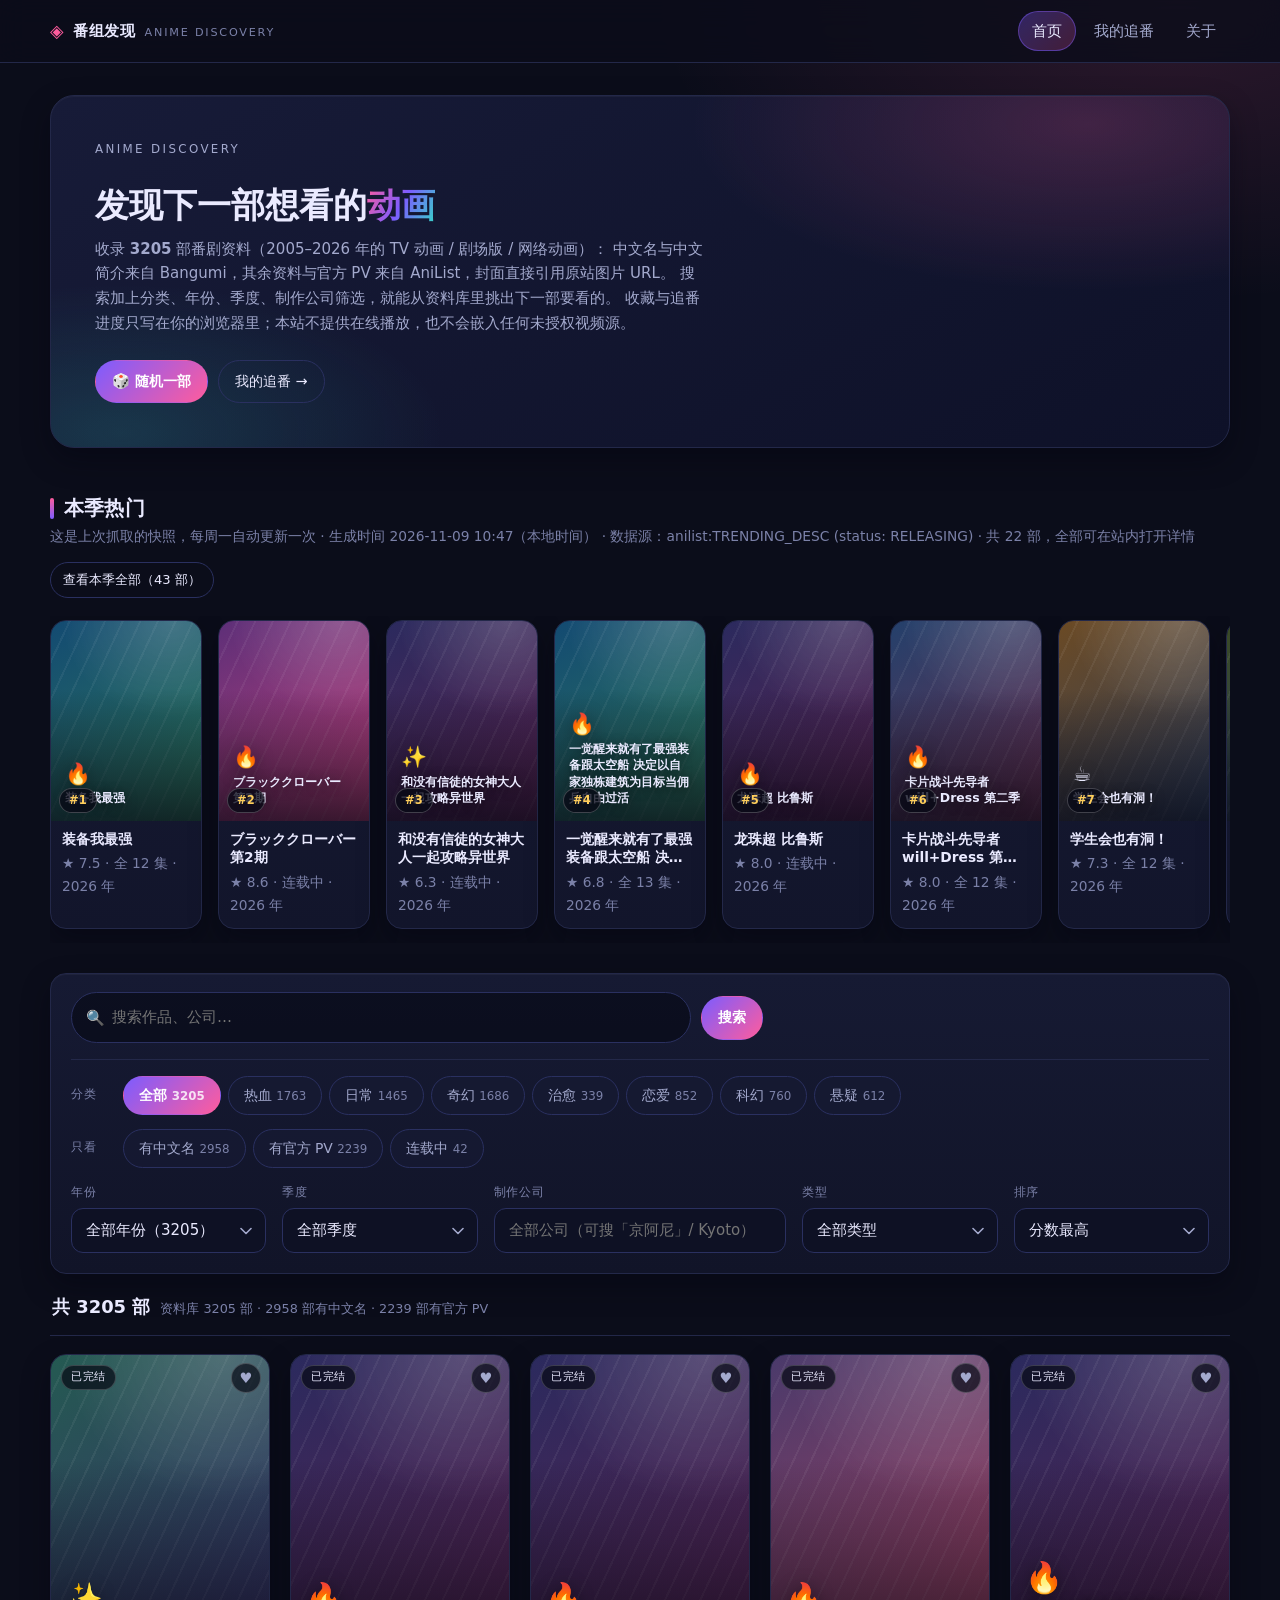
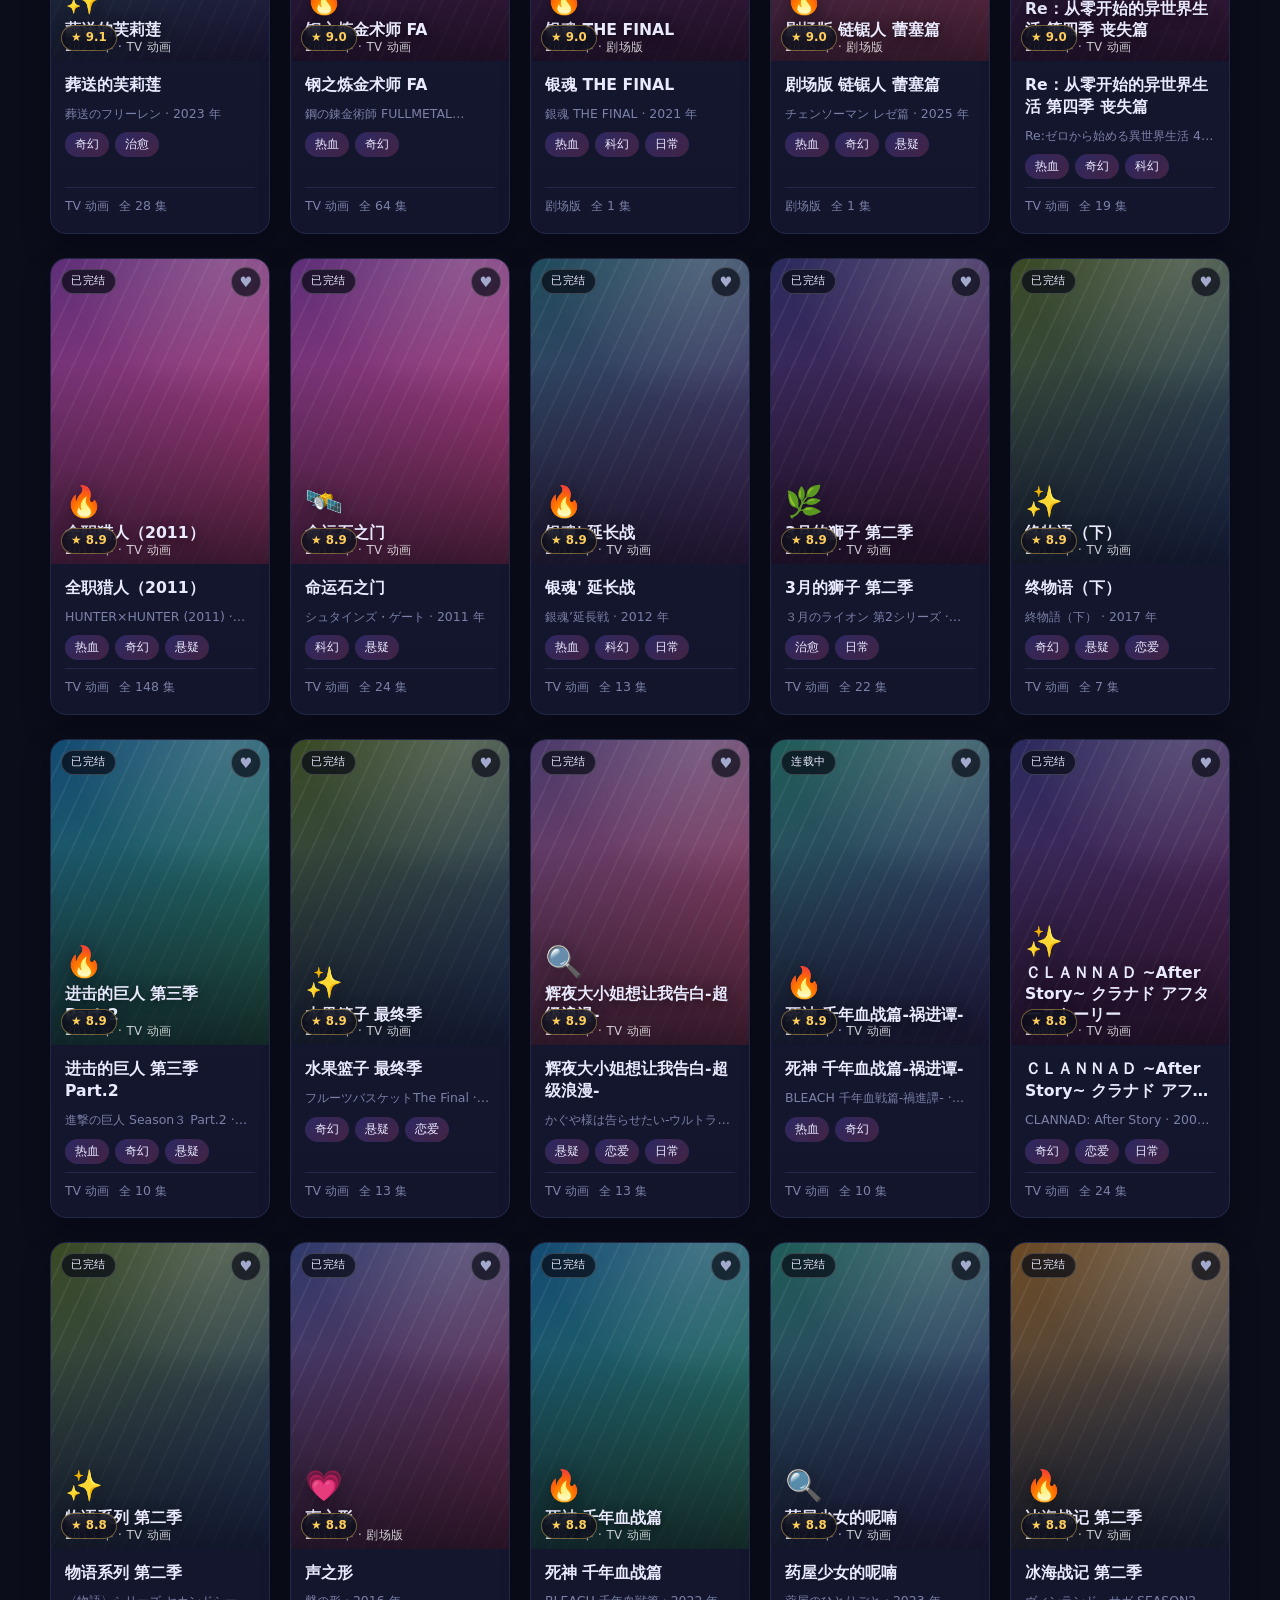
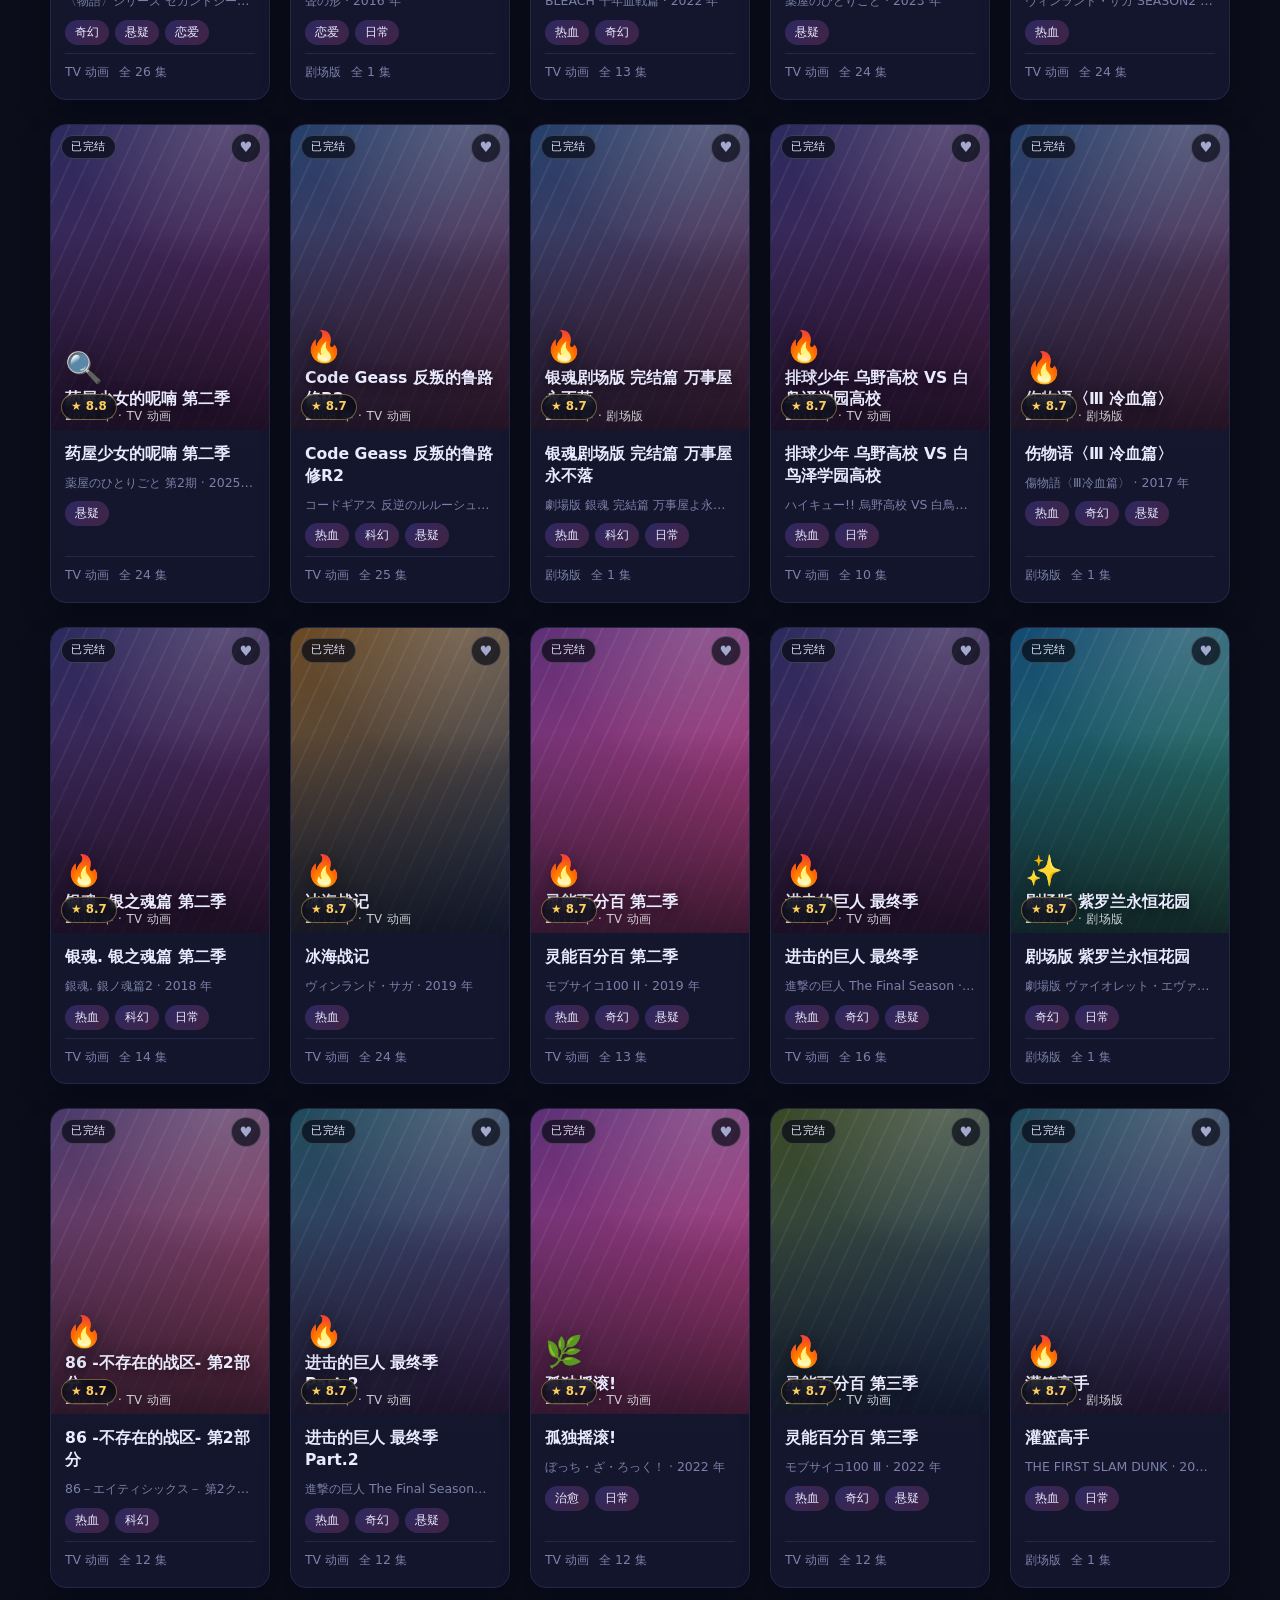
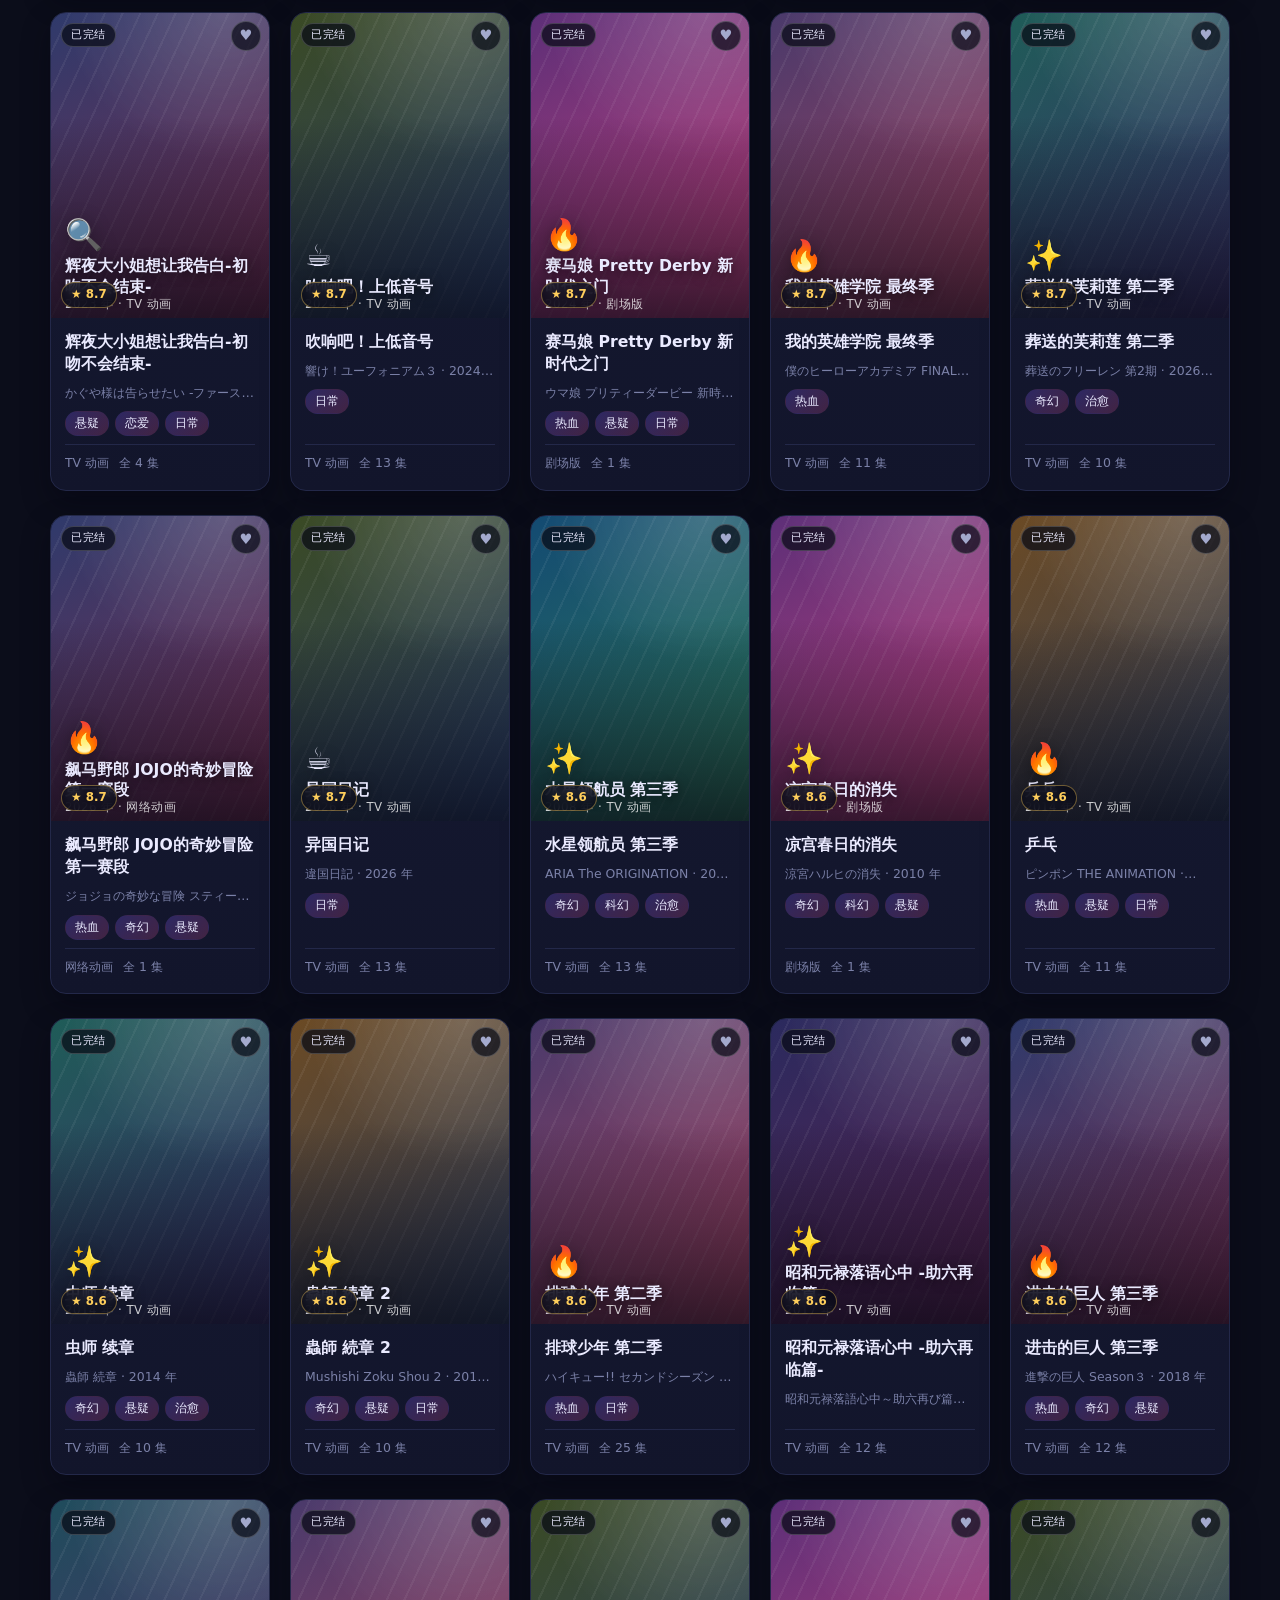
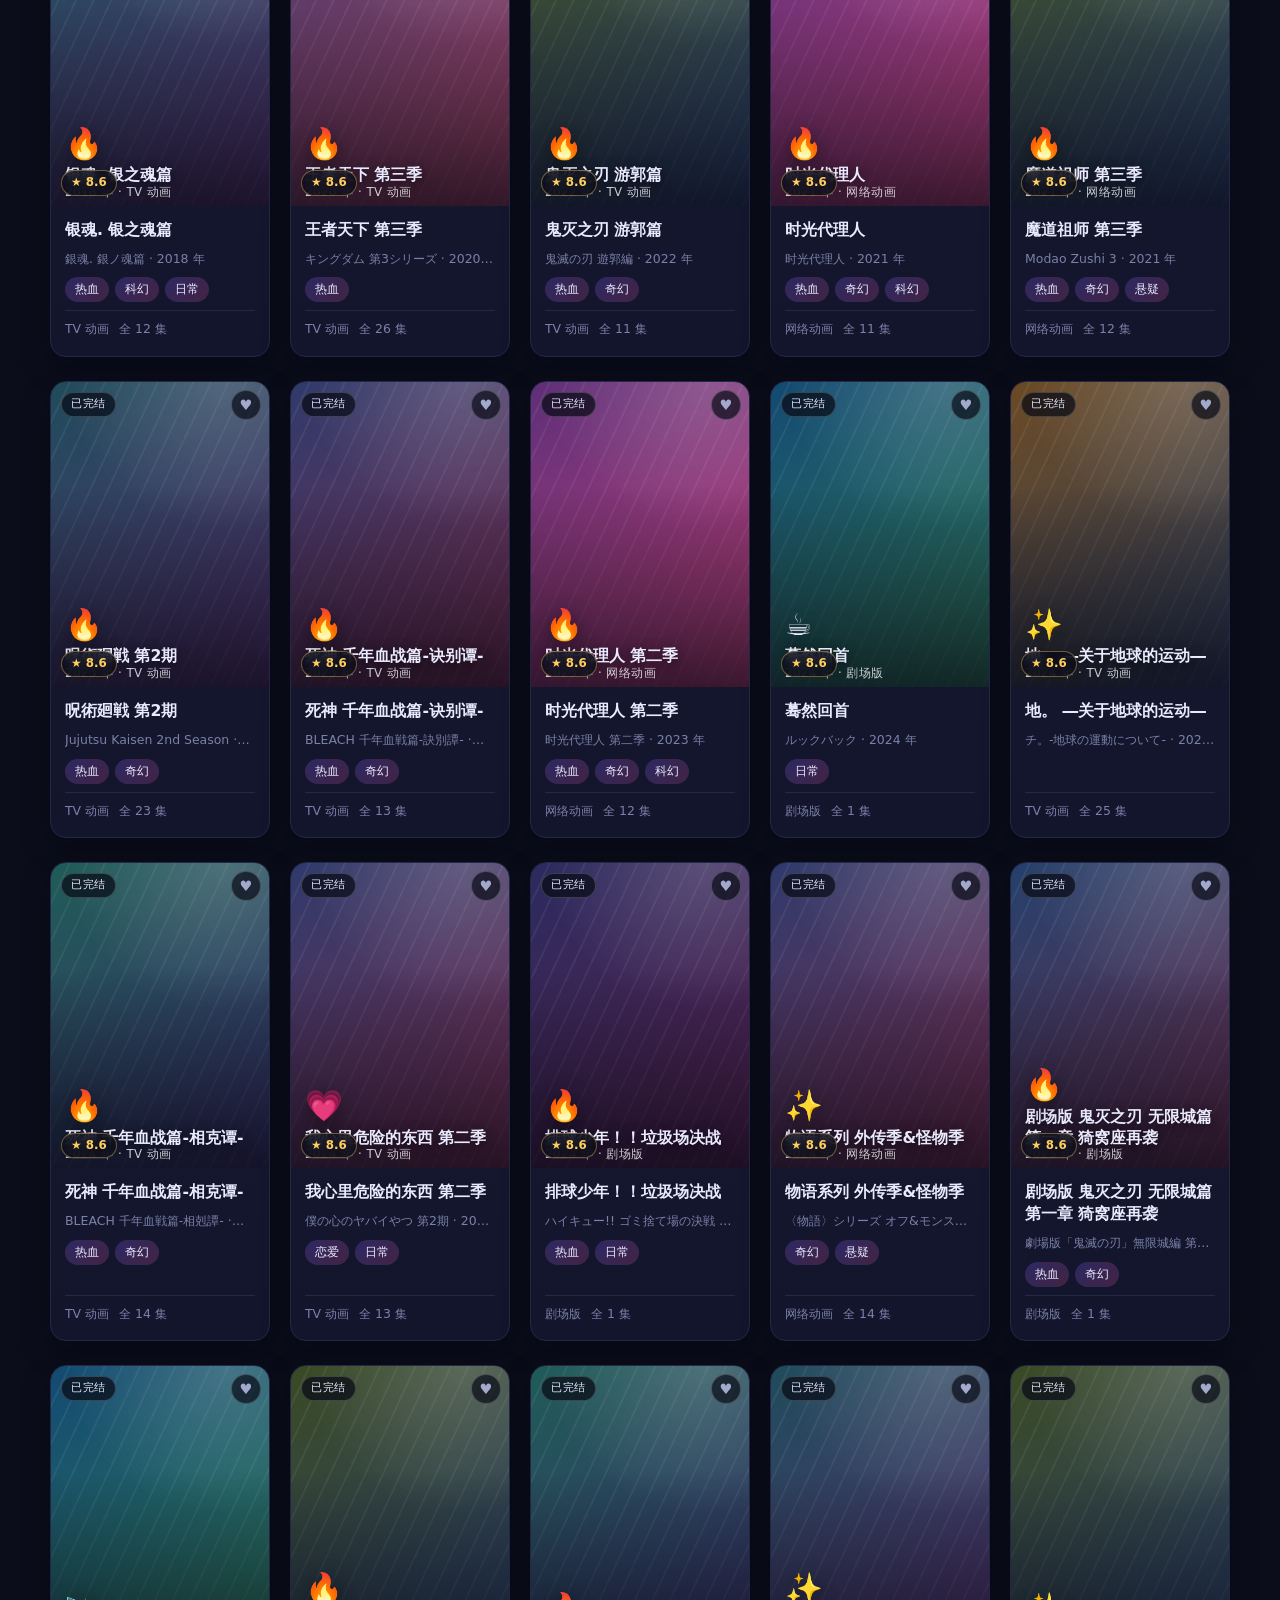
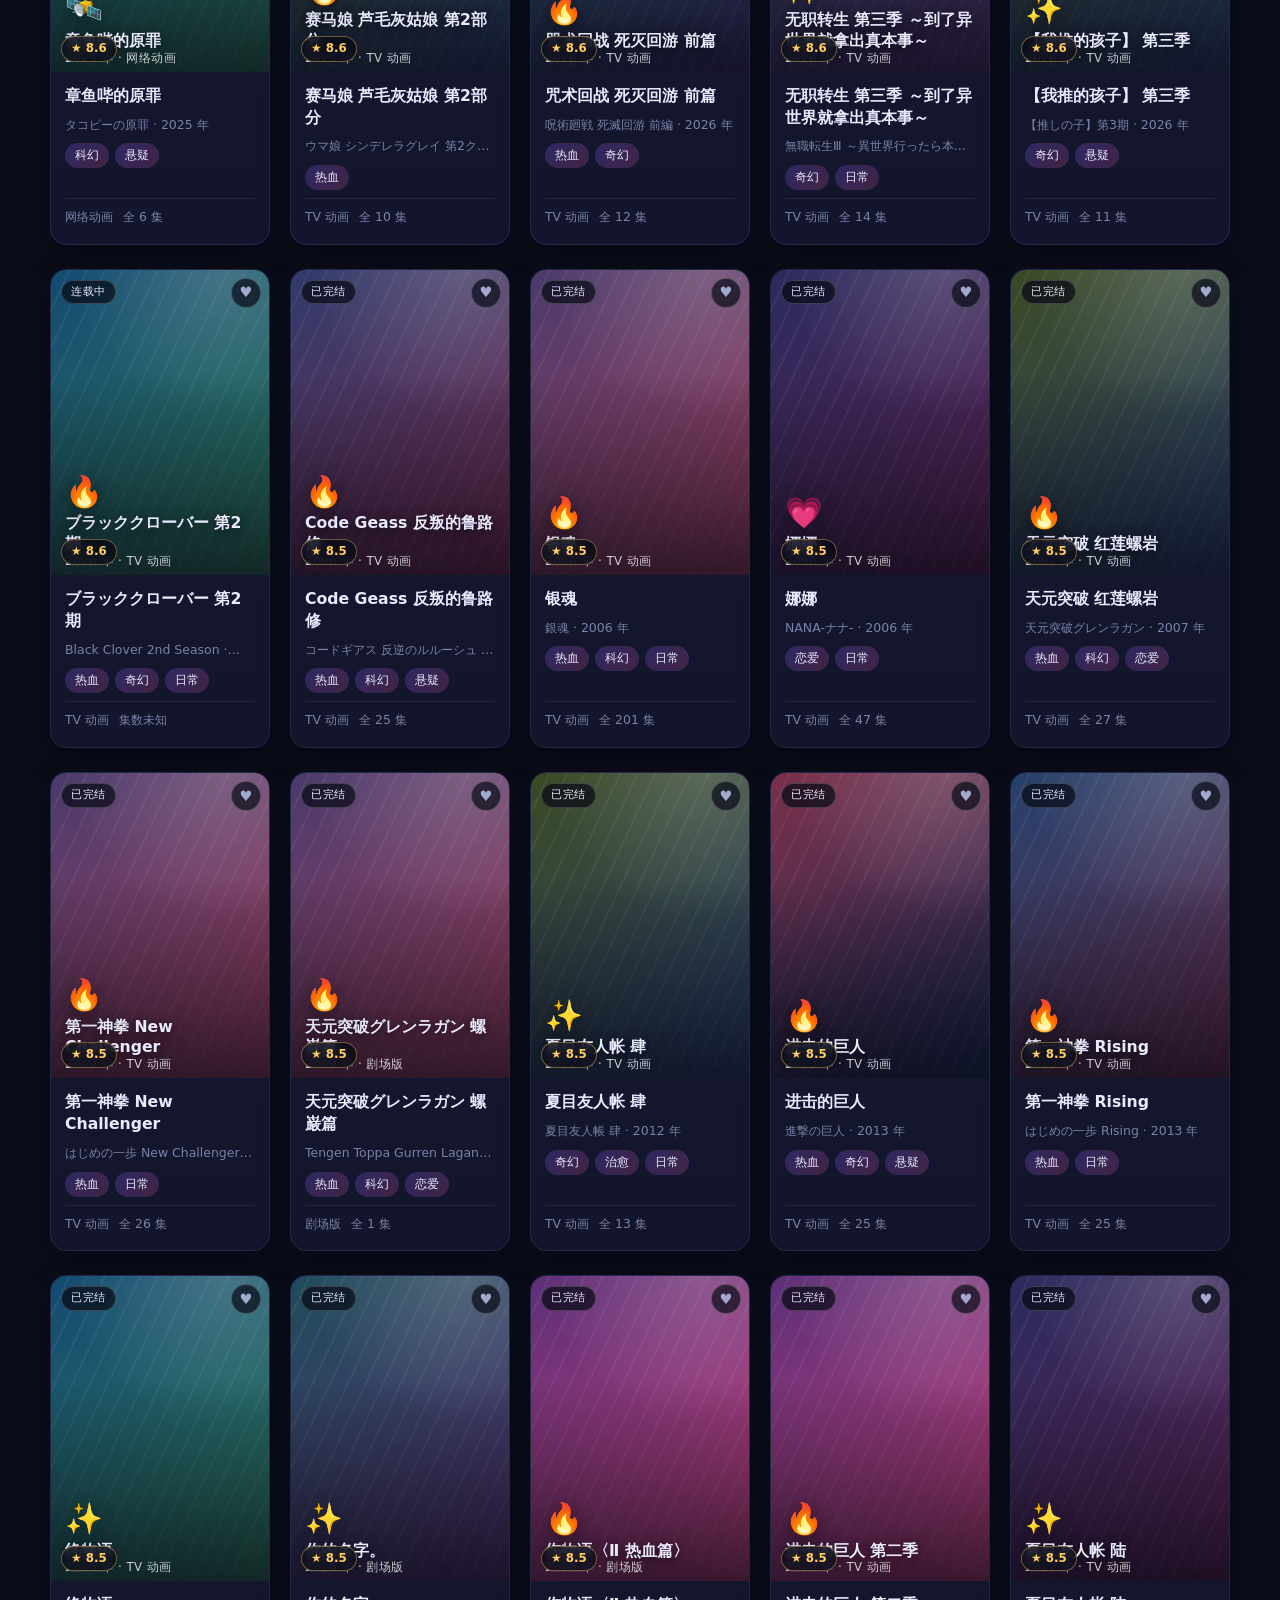
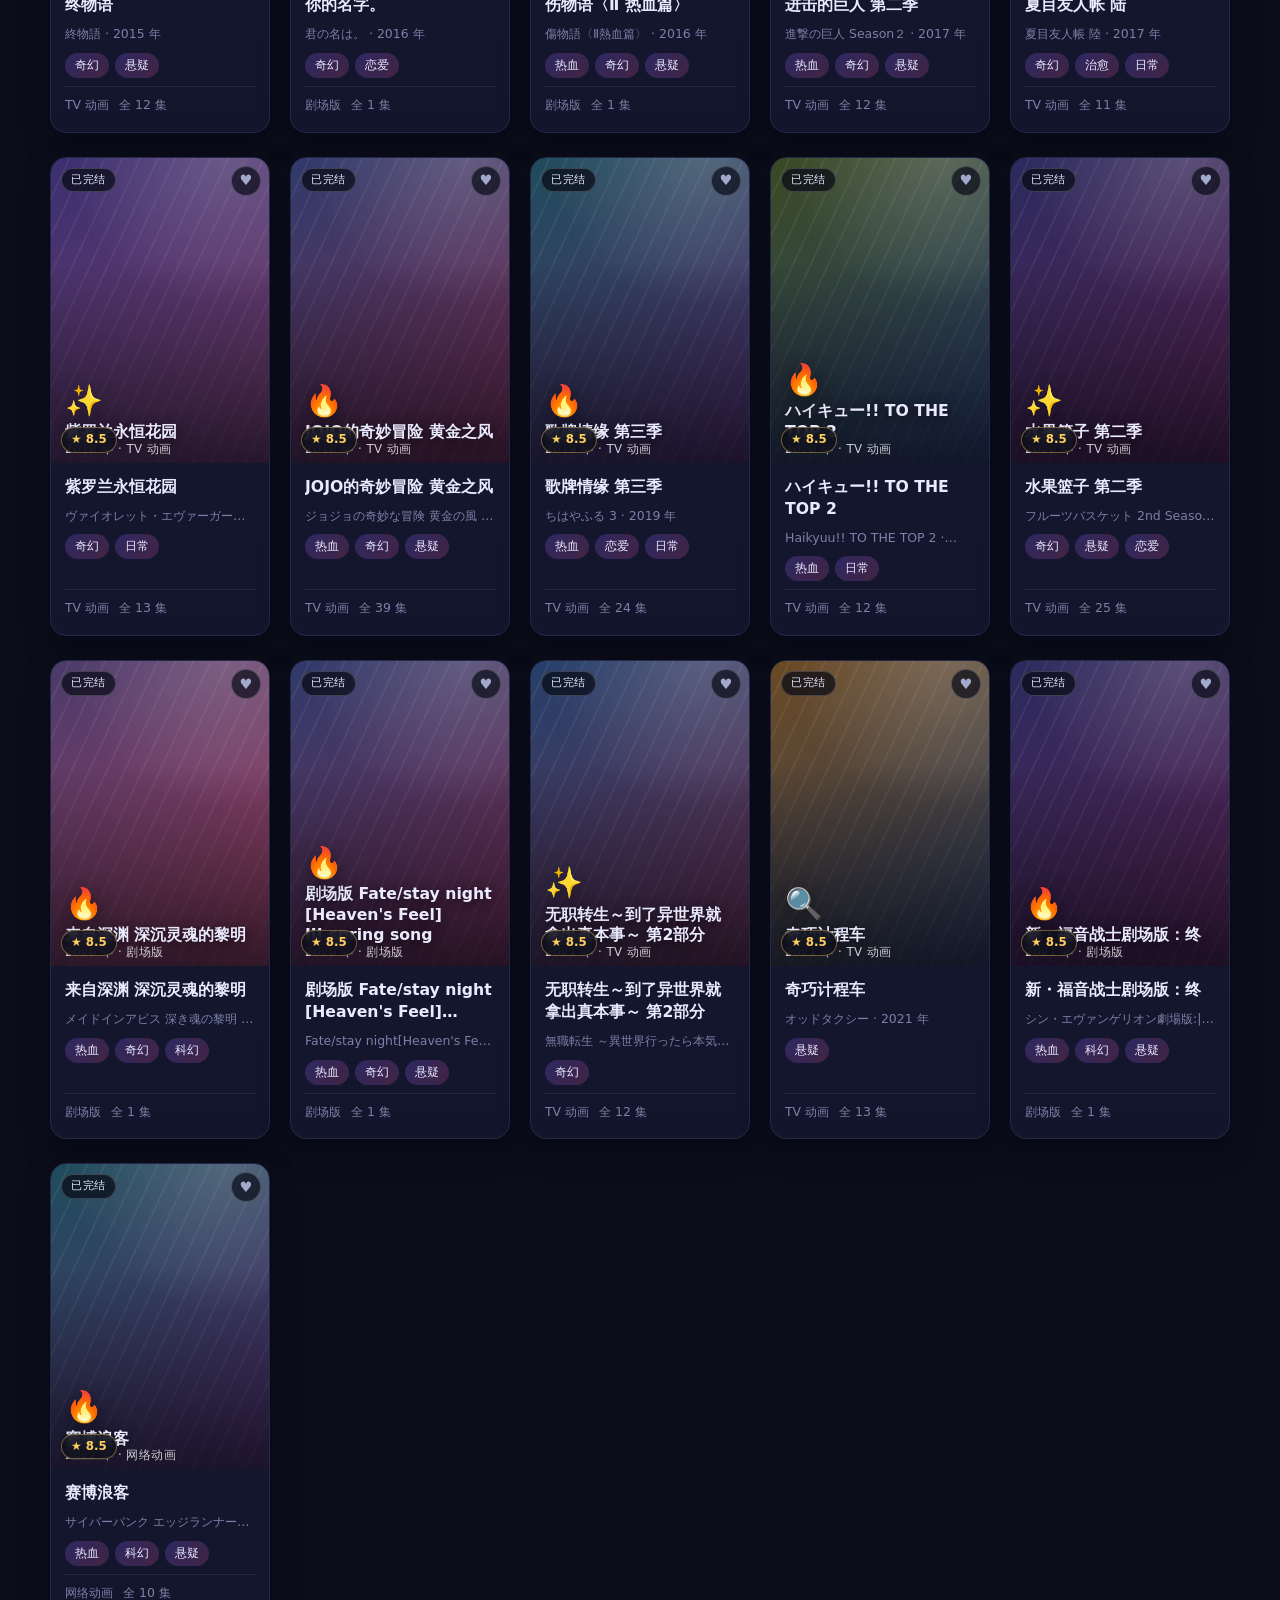
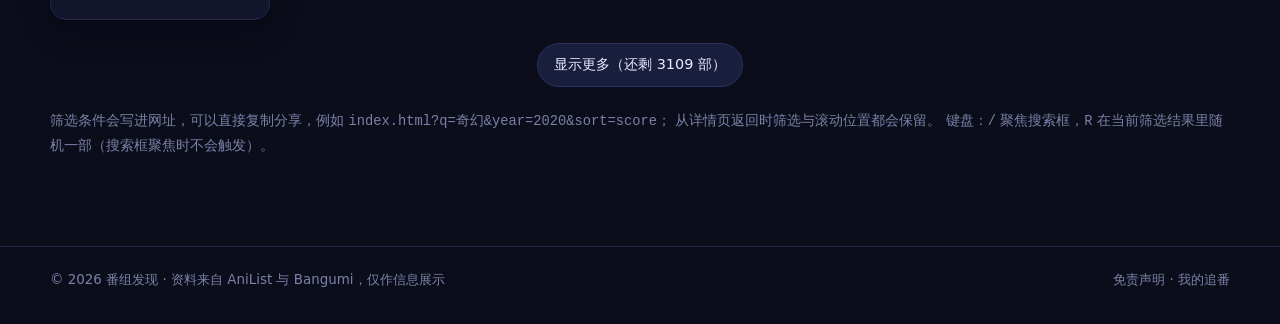
<file: outputs/anime-discovery/index.html>
<!DOCTYPE html>
<html lang="zh-CN">
<head>
<meta charset="utf-8">
<meta name="viewport" content="width=device-width, initial-scale=1">
<title>番组发现 AnimeDiscovery · 动漫发现与追番记录</title>
<meta name="description" content="纯信息展示的番剧发现站：3194 部番剧资料（2005–2026 年的 TV 动画 / 剧场版 / 网络动画）、本季热门、搜索与分类 / 年份 / 季度 / 制作公司筛选，收藏与追番进度只保存在你自己的浏览器里。资料来自 AniList 与 Bangumi，本站不提供任何在线播放。">
<link rel="stylesheet" href="assets/css/style.css?v=20261014d">
<link rel="icon" href="data:image/svg+xml,<svg xmlns='http://www.w3.org/2000/svg' viewBox='0 0 32 32'><text y='26' font-size='26'>🌸</text></svg>">
</head>
<body data-page="home">

<header class="site-header">
  <div class="wrap header-inner">
    <a class="brand" href="index.html">
      <span class="brand-mark">◈</span>番组发现
      <span class="brand-sub">Anime Discovery</span>
    </a>
    <nav class="site-nav" aria-label="主导航">
      <a href="index.html" data-nav="home">首页</a>
      <a href="mylist.html" data-nav="mylist">我的追番<span class="mylist-badge" data-fav-count style="display:none">0</span></a>
      <a href="about.html" data-nav="about">关于</a>
    </nav>
  </div>
</header>

<main class="wrap">

  <section class="hero">
    <p class="eyebrow">Anime Discovery</p>
    <h1>发现下一部想看的<span>动画</span></h1>
    <p>
      收录 <strong id="statTotalInline">3000+</strong> 部番剧资料（2005–2026 年的 TV 动画 / 剧场版 / 网络动画）：
      中文名与中文简介来自 Bangumi，其余资料与官方 PV 来自 AniList，封面直接引用原站图片 URL。
      搜索加上分类、年份、季度、制作公司筛选，就能从资料库里挑出下一部要看的。
      收藏与追番进度只写在你的浏览器里；本站不提供在线播放，也不会嵌入任何未授权视频源。
    </p>

    <div class="hero-actions">
      <button class="btn btn-primary" id="randomBtn" type="button" aria-keyshortcuts="R"
              title="在当前筛选结果里随机一部（快捷键 R；搜索框聚焦时不会触发）">🎲 随机一部</button>
      <a class="btn btn-ghost" href="mylist.html">我的追番 →</a>
    </div>
  </section>

  <section id="trendingSection" hidden>
    <div class="section-head">
      <div>
        <h2 id="trendingTitle">本季热门</h2>
        <p class="faint" id="trendingMeta">—</p>
      </div>
      <div class="section-actions">
        <button class="btn btn-sm btn-primary" id="currentSeasonBtn" type="button" hidden>看本季</button>
        <button class="btn btn-sm btn-ghost" id="trendingAllBtn" type="button" hidden>查看本季全部</button>
      </div>
    </div>
    <div class="trend-strip" id="trendingStrip"></div>
  </section>

  <section id="continueSection" hidden>
    <div class="section-head">
      <div>
        <h2>继续看</h2>
        <p class="faint">按最近的观看进度排序</p>
      </div>
      <a class="btn btn-sm btn-ghost" href="mylist.html">全部进度</a>
    </div>
    <div class="mylist-grid" id="continueGrid"></div>
  </section>

  <section class="browse">
    <!-- 搜索 + 全部筛选收在同一条筛选栏里 -->
    <div class="filter-bar card" id="filterBar">
      <div class="filter-main">
        <div class="search-box" id="searchBox">
          <span class="icon" aria-hidden="true">🔍</span>
          <input id="searchInput" type="search" autocomplete="off"
                 placeholder="搜索作品、公司…" aria-label="搜索作品或制作公司">
          <button class="search-clear" id="searchClear" type="button" aria-label="清除搜索">✕</button>
        </div>
        <button class="btn btn-primary" id="searchBtn" type="button">搜索</button>
        <button class="btn btn-sm filter-toggle" id="filterToggleBtn" type="button"
                aria-expanded="false" aria-controls="filterFields">
          <span aria-hidden="true">⚙</span><span class="filter-toggle-text">筛选</span>
          <span class="filter-count" id="filterCount" hidden>0</span>
        </button>
      </div>

      <div class="filter-fields" id="filterFields">
        <div class="field field-chips">
          <span class="field-label">分类</span>
          <div class="chips" id="categoryChips" role="group" aria-label="分类筛选"></div>
        </div>
        <div class="field field-chips">
          <span class="field-label">只看</span>
          <div class="chips" id="flagChips" role="group" aria-label="只看有中文名 / 有官方 PV / 连载中"></div>
        </div>
        <div class="field">
          <label class="field-label" for="yearSelect">年份</label>
          <select id="yearSelect" aria-label="按年份筛选"></select>
        </div>
        <div class="field">
          <label class="field-label" for="seasonSelect">季度</label>
          <select id="seasonSelect" aria-label="按季度筛选"></select>
        </div>
        <div class="field field-combo">
          <label class="field-label" for="studioInput">制作公司</label>
          <div class="combo" id="studioCombo">
            <input id="studioInput" type="text" autocomplete="off" role="combobox"
                   aria-expanded="false" aria-controls="studioList" aria-autocomplete="list"
                   aria-label="按制作公司筛选，可输入中文或英文名搜索"
                   placeholder="全部公司（可搜「京阿尼」/ Kyoto）">
            <div class="combo-list" id="studioList" role="listbox" aria-label="制作公司列表" hidden></div>
          </div>
        </div>
        <div class="field">
          <label class="field-label" for="formatSelect">类型</label>
          <select id="formatSelect" aria-label="按类型筛选"></select>
        </div>
        <div class="field">
          <label class="field-label" for="sortSelect">排序</label>
          <select id="sortSelect" aria-label="排序方式"></select>
        </div>
      </div>

      <p class="filter-hint" id="filterHint" hidden aria-live="polite"></p>
    </div>

    <div class="results-head" id="resultsHead">
      <div class="results-top">
        <strong class="results-count" id="resultCount">共 — 部</strong>
        <span class="faint results-meta" id="libraryMeta">—</span>
      </div>
      <div class="results-filters">
        <div class="active-chips" id="activeChips" hidden></div>
        <button class="btn btn-sm btn-ghost" id="clearAllBtn" type="button" hidden>清除全部</button>
      </div>
    </div>

    <div class="poster-grid" id="posterGrid" aria-live="polite"></div>
    <div id="gridSentinel" class="grid-sentinel" aria-hidden="true"></div>
    <div class="load-more-wrap">
      <button class="btn" id="loadMoreBtn" type="button" hidden>显示更多</button>
    </div>
  </section>

  <p class="faint" style="margin-top:22px">
    筛选条件会写进网址，可以直接复制分享，例如
    <code>index.html?q=奇幻&amp;year=2020&amp;sort=score</code>；
    从详情页返回时筛选与滚动位置都会保留。
    键盘：<code>/</code> 聚焦搜索框，<code>R</code> 在当前筛选结果里随机一部（搜索框聚焦时不会触发）。
  </p>
</main>

<footer class="site-footer">
  <div class="wrap footer-inner">
    <span>© <span data-year>2026</span> 番组发现 · 资料来自 AniList 与 Bangumi，仅作信息展示</span>
    <span><a href="about.html">免责声明</a> · <a href="mylist.html">我的追番</a></span>
  </div>
</footer>

<script src="assets/js/data.js?v=20261014d"></script>
<script src="assets/js/store.js?v=20261014d"></script>
<script src="assets/js/ui.js?v=20261014d"></script>
<script src="assets/js/home.js?v=20261014d"></script>
</body>
</html>
</file>
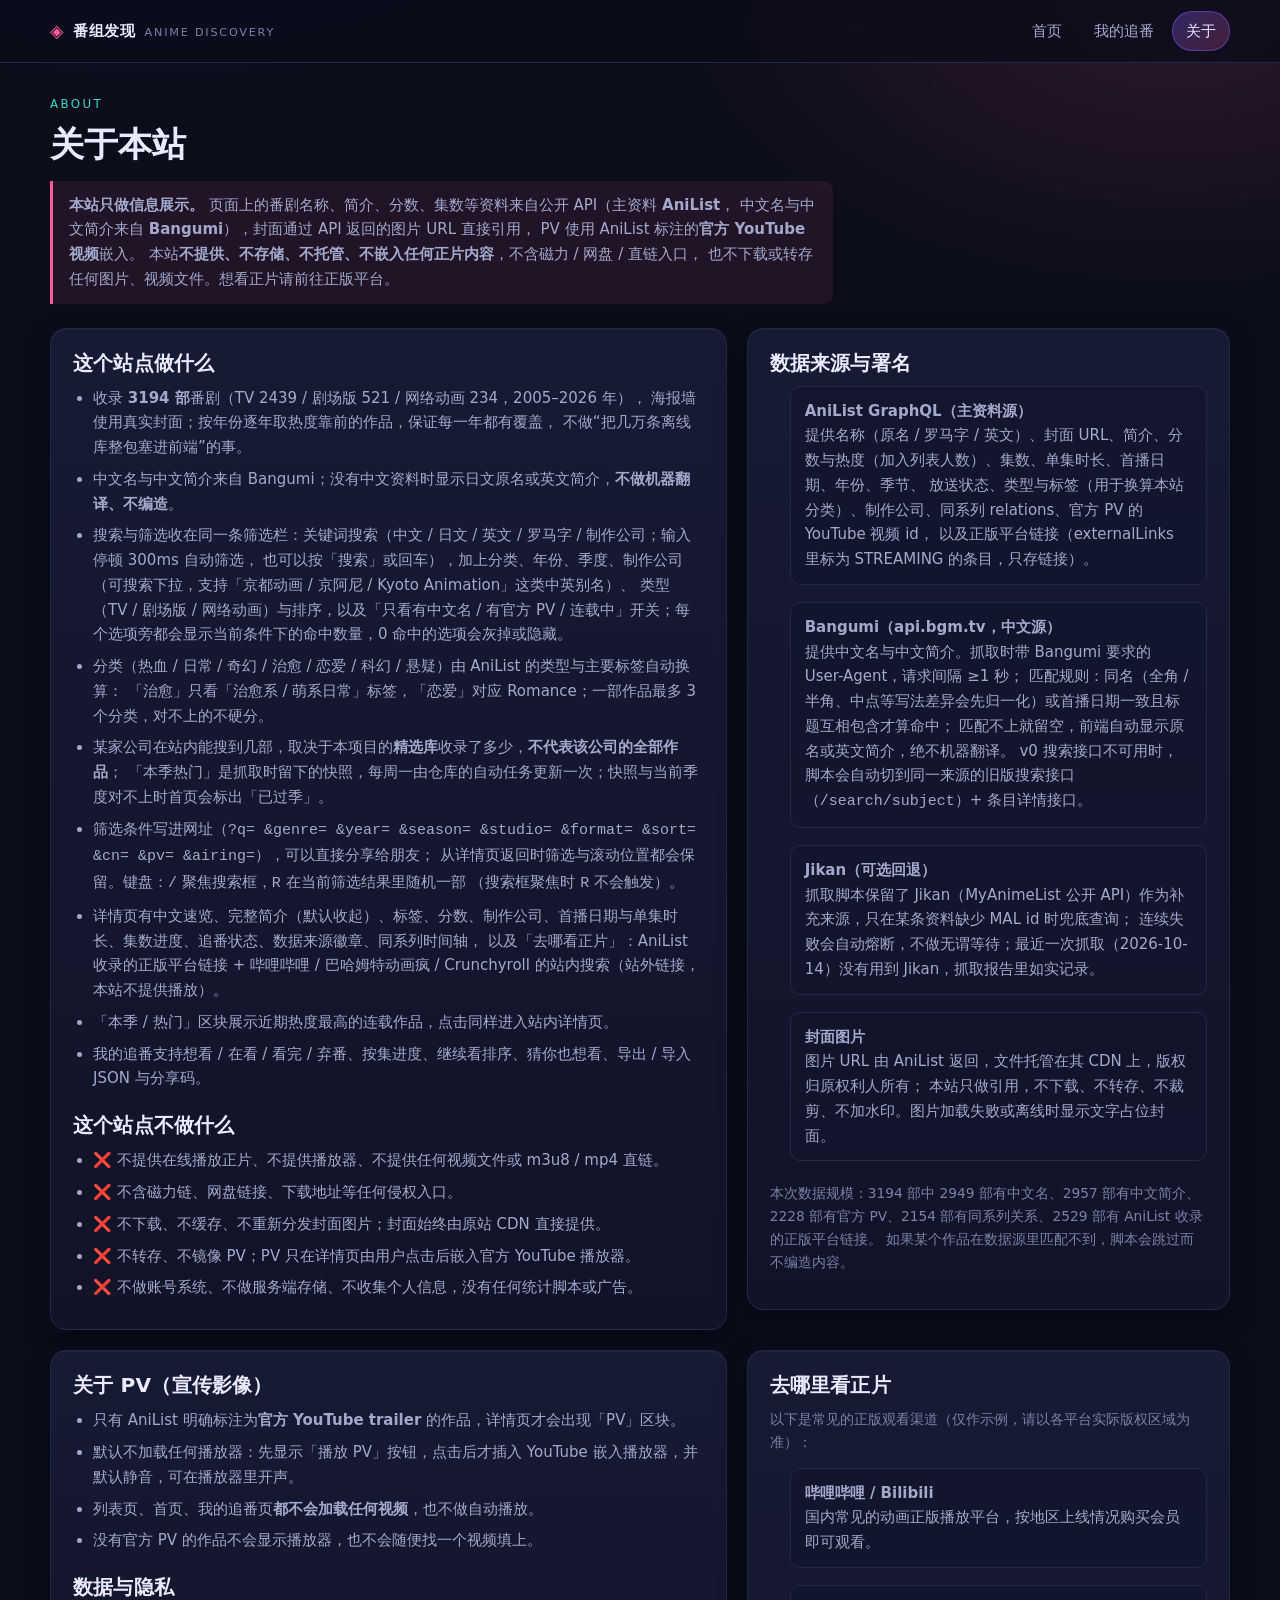
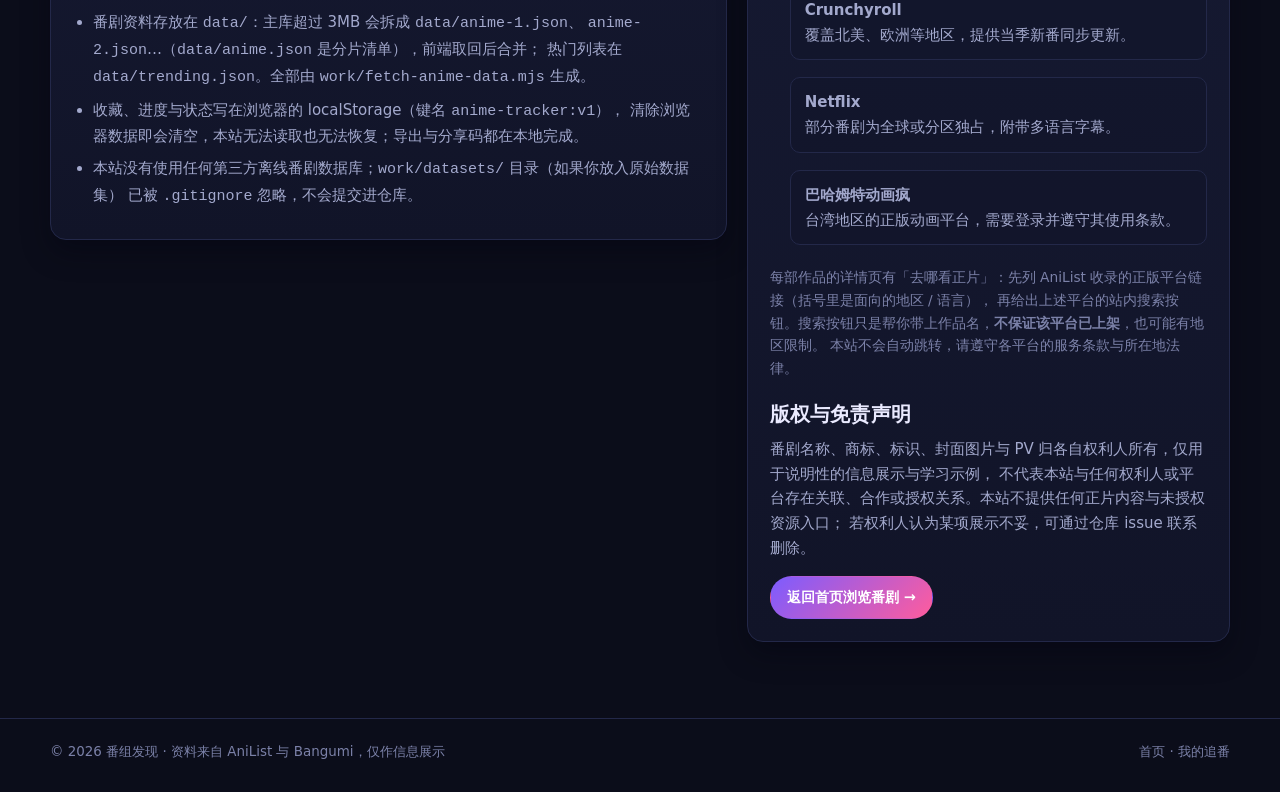
<file: outputs/anime-discovery/about.html>
<!DOCTYPE html>
<html lang="zh-CN">
<head>
<meta charset="utf-8">
<meta name="viewport" content="width=device-width, initial-scale=1">
<title>关于本站 · 番组发现 AnimeDiscovery</title>
<meta name="description" content="本站只做动漫信息展示与个人追番记录：资料来自 AniList 与 Bangumi，PV 为官方 YouTube 嵌入，封面版权归权利人，不提供在线播放。">
<link rel="stylesheet" href="assets/css/style.css?v=20261014d">
<link rel="icon" href="data:image/svg+xml,<svg xmlns='http://www.w3.org/2000/svg' viewBox='0 0 32 32'><text y='26' font-size='26'>🌸</text></svg>">
</head>
<body data-page="about">

<header class="site-header">
  <div class="wrap header-inner">
    <a class="brand" href="index.html">
      <span class="brand-mark">◈</span>番组发现
      <span class="brand-sub">Anime Discovery</span>
    </a>
    <nav class="site-nav" aria-label="主导航">
      <a href="index.html" data-nav="home">首页</a>
      <a href="mylist.html" data-nav="mylist">我的追番<span class="mylist-badge" data-fav-count style="display:none">0</span></a>
      <a href="about.html" data-nav="about">关于</a>
    </nav>
  </div>
</header>

<main class="wrap">
  <p class="eyebrow">About</p>
  <h1>关于本站</h1>
  <p class="notice" style="max-width:82ch">
    <strong>本站只做信息展示。</strong>
    页面上的番剧名称、简介、分数、集数等资料来自公开 API（主资料 <strong>AniList</strong>，
    中文名与中文简介来自 <strong>Bangumi</strong>），封面通过 API 返回的图片 URL 直接引用，
    PV 使用 AniList 标注的<strong>官方 YouTube 视频</strong>嵌入。
    本站<strong>不提供、不存储、不托管、不嵌入任何正片内容</strong>，不含磁力 / 网盘 / 直链入口，
    也不下载或转存任何图片、视频文件。想看正片请前往正版平台。
  </p>

  <div class="about-grid" style="margin-top:24px">
    <div class="card">
      <h2>这个站点做什么</h2>
      <ul>
        <li>收录 <strong>3194 部</strong>番剧（TV 2439 / 剧场版 521 / 网络动画 234，2005–2026 年），
          海报墙使用真实封面；按年份逐年取热度靠前的作品，保证每一年都有覆盖，
          不做“把几万条离线库整包塞进前端”的事。</li>
        <li>中文名与中文简介来自 Bangumi；没有中文资料时显示日文原名或英文简介，<strong>不做机器翻译、不编造</strong>。</li>
        <li>搜索与筛选收在同一条筛选栏：关键词搜索（中文 / 日文 / 英文 / 罗马字 / 制作公司；输入停顿 300ms 自动筛选，
          也可以按「搜索」或回车），加上分类、年份、季度、制作公司（可搜索下拉，支持「京都动画 / 京阿尼 / Kyoto Animation」这类中英别名）、
          类型（TV / 剧场版 / 网络动画）与排序，以及「只看有中文名 / 有官方 PV / 连载中」开关；每个选项旁都会显示当前条件下的命中数量，0 命中的选项会灰掉或隐藏。</li>
        <li>分类（热血 / 日常 / 奇幻 / 治愈 / 恋爱 / 科幻 / 悬疑）由 AniList 的类型与主要标签自动换算：
          「治愈」只看「治愈系 / 萌系日常」标签，「恋爱」对应 Romance；一部作品最多 3 个分类，对不上的不硬分。</li>
        <li>某家公司在站内能搜到几部，取决于本项目的<strong>精选库</strong>收录了多少，<strong>不代表该公司的全部作品</strong>；
          「本季热门」是抓取时留下的快照，每周一由仓库的自动任务更新一次；快照与当前季度对不上时首页会标出「已过季」。</li>
        <li>筛选条件写进网址（<code>?q= &amp;genre= &amp;year= &amp;season= &amp;studio= &amp;format= &amp;sort= &amp;cn= &amp;pv= &amp;airing=</code>），可以直接分享给朋友；
          从详情页返回时筛选与滚动位置都会保留。键盘：<code>/</code> 聚焦搜索框，<code>R</code> 在当前筛选结果里随机一部
          （搜索框聚焦时 <code>R</code> 不会触发）。</li>
        <li>详情页有中文速览、完整简介（默认收起）、标签、分数、制作公司、首播日期与单集时长、集数进度、追番状态、数据来源徽章、同系列时间轴，
          以及「去哪看正片」：AniList 收录的正版平台链接 + 哔哩哔哩 / 巴哈姆特动画疯 / Crunchyroll 的站内搜索（站外链接，本站不提供播放）。</li>
        <li>「本季 / 热门」区块展示近期热度最高的连载作品，点击同样进入站内详情页。</li>
        <li>我的追番支持想看 / 在看 / 看完 / 弃番、按集进度、继续看排序、猜你也想看、导出 / 导入 JSON 与分享码。</li>
      </ul>

      <h2 style="margin-top:22px">这个站点不做什么</h2>
      <ul>
        <li>❌ 不提供在线播放正片、不提供播放器、不提供任何视频文件或 m3u8 / mp4 直链。</li>
        <li>❌ 不含磁力链、网盘链接、下载地址等任何侵权入口。</li>
        <li>❌ 不下载、不缓存、不重新分发封面图片；封面始终由原站 CDN 直接提供。</li>
        <li>❌ 不转存、不镜像 PV；PV 只在详情页由用户点击后嵌入官方 YouTube 播放器。</li>
        <li>❌ 不做账号系统、不做服务端存储、不收集个人信息，没有任何统计脚本或广告。</li>
      </ul>
    </div>

    <div class="card">
      <h2>数据来源与署名</h2>
      <ul class="legal-list">
        <li>
          <strong>AniList GraphQL（主资料源）</strong>
          提供名称（原名 / 罗马字 / 英文）、封面 URL、简介、分数与热度（加入列表人数）、集数、单集时长、首播日期、年份、季节、
          放送状态、类型与标签（用于换算本站分类）、制作公司、同系列 relations、官方 PV 的 YouTube 视频 id，
          以及正版平台链接（externalLinks 里标为 STREAMING 的条目，只存链接）。
        </li>
        <li>
          <strong>Bangumi（api.bgm.tv，中文源）</strong>
          提供中文名与中文简介。抓取时带 Bangumi 要求的 User-Agent，请求间隔 ≥1 秒；
          匹配规则：同名（全角 / 半角、中点等写法差异会先归一化）或首播日期一致且标题互相包含才算命中；
          匹配不上就留空，前端自动显示原名或英文简介，绝不机器翻译。
          v0 搜索接口不可用时，脚本会自动切到同一来源的旧版搜索接口（<code>/search/subject</code>）+ 条目详情接口。
        </li>
        <li>
          <strong>Jikan（可选回退）</strong>
          抓取脚本保留了 Jikan（MyAnimeList 公开 API）作为补充来源，只在某条资料缺少 MAL id 时兜底查询；
          连续失败会自动熔断，不做无谓等待；最近一次抓取（2026-10-14）没有用到 Jikan，抓取报告里如实记录。
        </li>
        <li>
          <strong>封面图片</strong>
          图片 URL 由 AniList 返回，文件托管在其 CDN 上，版权归原权利人所有；
          本站只做引用，不下载、不转存、不裁剪、不加水印。图片加载失败或离线时显示文字占位封面。
        </li>
      </ul>
      <p class="faint" style="margin-top:14px">
        本次数据规模：3194 部中 2949 部有中文名、2957 部有中文简介、2228 部有官方 PV、2154 部有同系列关系、2529 部有 AniList 收录的正版平台链接。
        如果某个作品在数据源里匹配不到，脚本会跳过而不编造内容。
      </p>
    </div>
  </div>

  <div class="about-grid" style="margin-top:20px">
    <div class="card">
      <h2>关于 PV（宣传影像）</h2>
      <ul>
        <li>只有 AniList 明确标注为<strong>官方 YouTube trailer</strong> 的作品，详情页才会出现「PV」区块。</li>
        <li>默认不加载任何播放器：先显示「播放 PV」按钮，点击后才插入 YouTube 嵌入播放器，并默认静音，可在播放器里开声。</li>
        <li>列表页、首页、我的追番页<strong>都不会加载任何视频</strong>，也不做自动播放。</li>
        <li>没有官方 PV 的作品不会显示播放器，也不会随便找一个视频填上。</li>
      </ul>

      <h2 style="margin-top:22px">数据与隐私</h2>
      <ul>
        <li>番剧资料存放在 <code>data/</code>：主库超过 3MB 会拆成 <code>data/anime-1.json</code>、
          <code>anime-2.json</code>…（<code>data/anime.json</code> 是分片清单），前端取回后合并；
          热门列表在 <code>data/trending.json</code>。全部由 <code>work/fetch-anime-data.mjs</code> 生成。</li>
        <li>收藏、进度与状态写在浏览器的 localStorage（键名 <code>anime-tracker:v1</code>），
          清除浏览器数据即会清空，本站无法读取也无法恢复；导出与分享码都在本地完成。</li>
        <li>本站没有使用任何第三方离线番剧数据库；<code>work/datasets/</code> 目录（如果你放入原始数据集）
          已被 <code>.gitignore</code> 忽略，不会提交进仓库。</li>
      </ul>
    </div>

    <div class="card">
      <h2>去哪里看正片</h2>
      <p class="faint" style="margin-top:0">以下是常见的正版观看渠道（仅作示例，请以各平台实际版权区域为准）：</p>
      <ul class="legal-list">
        <li><strong>哔哩哔哩 / Bilibili</strong>国内常见的动画正版播放平台，按地区上线情况购买会员即可观看。</li>
        <li><strong>Crunchyroll</strong>覆盖北美、欧洲等地区，提供当季新番同步更新。</li>
        <li><strong>Netflix</strong>部分番剧为全球或分区独占，附带多语言字幕。</li>
        <li><strong>巴哈姆特动画疯</strong>台湾地区的正版动画平台，需要登录并遵守其使用条款。</li>
      </ul>
      <p class="faint" style="margin-top:14px">
        每部作品的详情页有「去哪看正片」：先列 AniList 收录的正版平台链接（括号里是面向的地区 / 语言），
        再给出上述平台的站内搜索按钮。搜索按钮只是帮你带上作品名，<strong>不保证该平台已上架</strong>，也可能有地区限制。
        本站不会自动跳转，请遵守各平台的服务条款与所在地法律。
      </p>

      <h2 style="margin-top:22px">版权与免责声明</h2>
      <p class="muted" style="margin-top:0">
        番剧名称、商标、标识、封面图片与 PV 归各自权利人所有，仅用于说明性的信息展示与学习示例，
        不代表本站与任何权利人或平台存在关联、合作或授权关系。本站不提供任何正片内容与未授权资源入口；
        若权利人认为某项展示不妥，可通过仓库 issue 联系删除。
      </p>
      <p style="margin-bottom:0"><a class="btn btn-primary" href="index.html">返回首页浏览番剧 →</a></p>
    </div>
  </div>
</main>

<footer class="site-footer">
  <div class="wrap footer-inner">
    <span>© <span data-year>2026</span> 番组发现 · 资料来自 AniList 与 Bangumi，仅作信息展示</span>
    <span><a href="index.html">首页</a> · <a href="mylist.html">我的追番</a></span>
  </div>
</footer>

<script src="assets/js/data.js?v=20261014d"></script>
<script src="assets/js/store.js?v=20261014d"></script>
<script src="assets/js/ui.js?v=20261014d"></script>
</body>
</html>
</file>
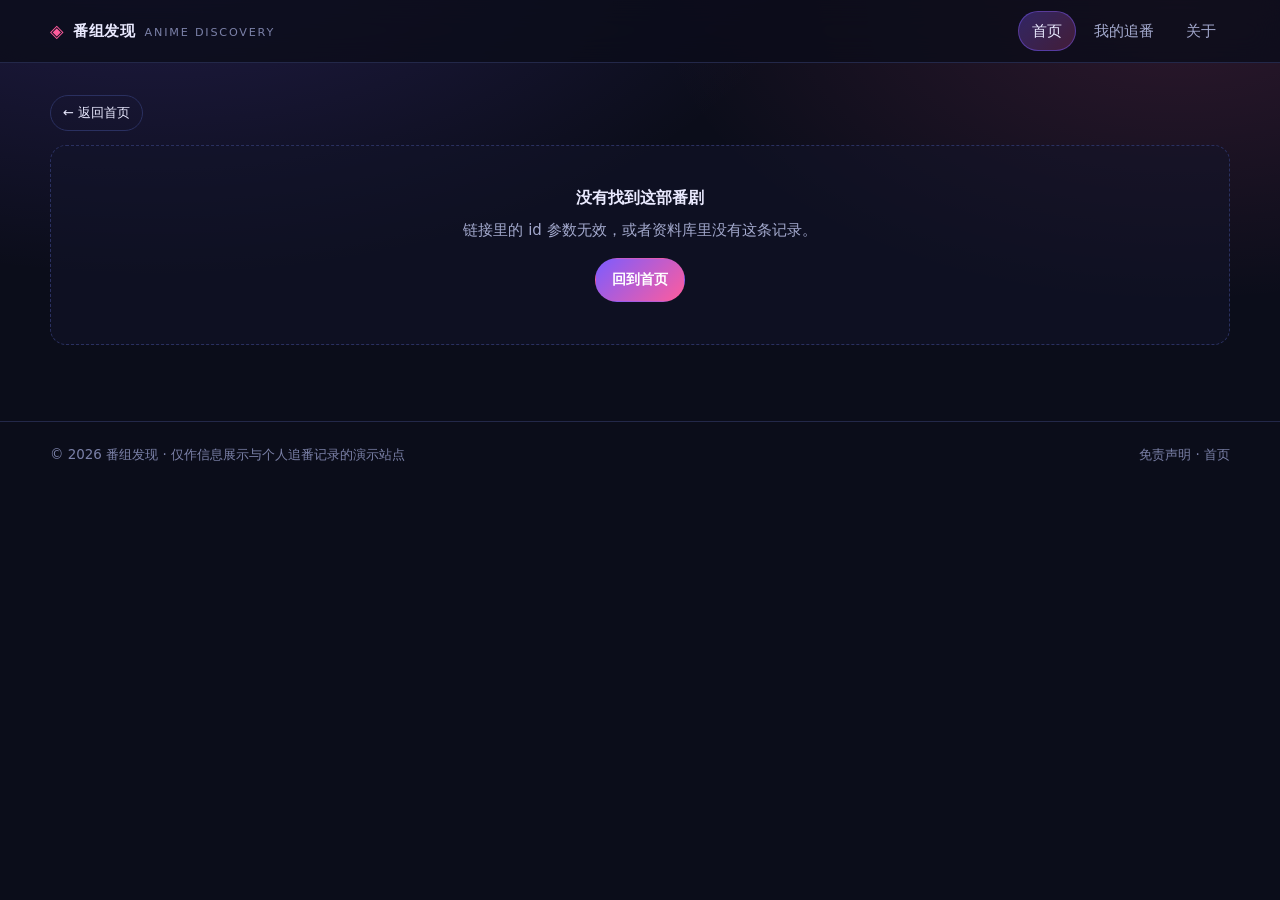
<file: outputs/anime-discovery/detail.html>
<!DOCTYPE html>
<html lang="zh-CN">
<head>
<meta charset="utf-8">
<meta name="viewport" content="width=device-width, initial-scale=1">
<title>番剧详情 · 番组发现 AnimeDiscovery</title>
<meta name="description" content="番剧资料页：封面、简介、标签、集数清单与个人追番进度。本站不提供在线播放。">
<link rel="stylesheet" href="assets/css/style.css?v=20261014d">
<link rel="icon" href="data:image/svg+xml,<svg xmlns='http://www.w3.org/2000/svg' viewBox='0 0 32 32'><text y='26' font-size='26'>🌸</text></svg>">
</head>
<body data-page="home">

<header class="site-header">
  <div class="wrap header-inner">
    <a class="brand" href="index.html">
      <span class="brand-mark">◈</span>番组发现
      <span class="brand-sub">Anime Discovery</span>
    </a>
    <nav class="site-nav" aria-label="主导航">
      <a href="index.html" data-nav="home">首页</a>
      <a href="mylist.html" data-nav="mylist">我的追番<span class="mylist-badge" data-fav-count style="display:none">0</span></a>
      <a href="about.html" data-nav="about">关于</a>
    </nav>
  </div>
</header>

<main class="wrap">
  <p style="margin:0 0 14px"><a class="btn btn-sm btn-ghost" id="backHomeLink" href="index.html">← 返回首页</a></p>

  <div id="detailRoot" aria-live="polite"></div>
</main>

<footer class="site-footer">
  <div class="wrap footer-inner">
    <span>© <span data-year>2026</span> 番组发现 · 仅作信息展示与个人追番记录的演示站点</span>
    <span><a href="about.html">免责声明</a> · <a href="index.html">首页</a></span>
  </div>
</footer>

<script src="assets/js/data.js?v=20261014d"></script>
<script src="assets/js/store.js?v=20261014d"></script>
<script src="assets/js/ui.js?v=20261014d"></script>
<script src="assets/js/detail.js?v=20261014d"></script>
</body>
</html>
</file>
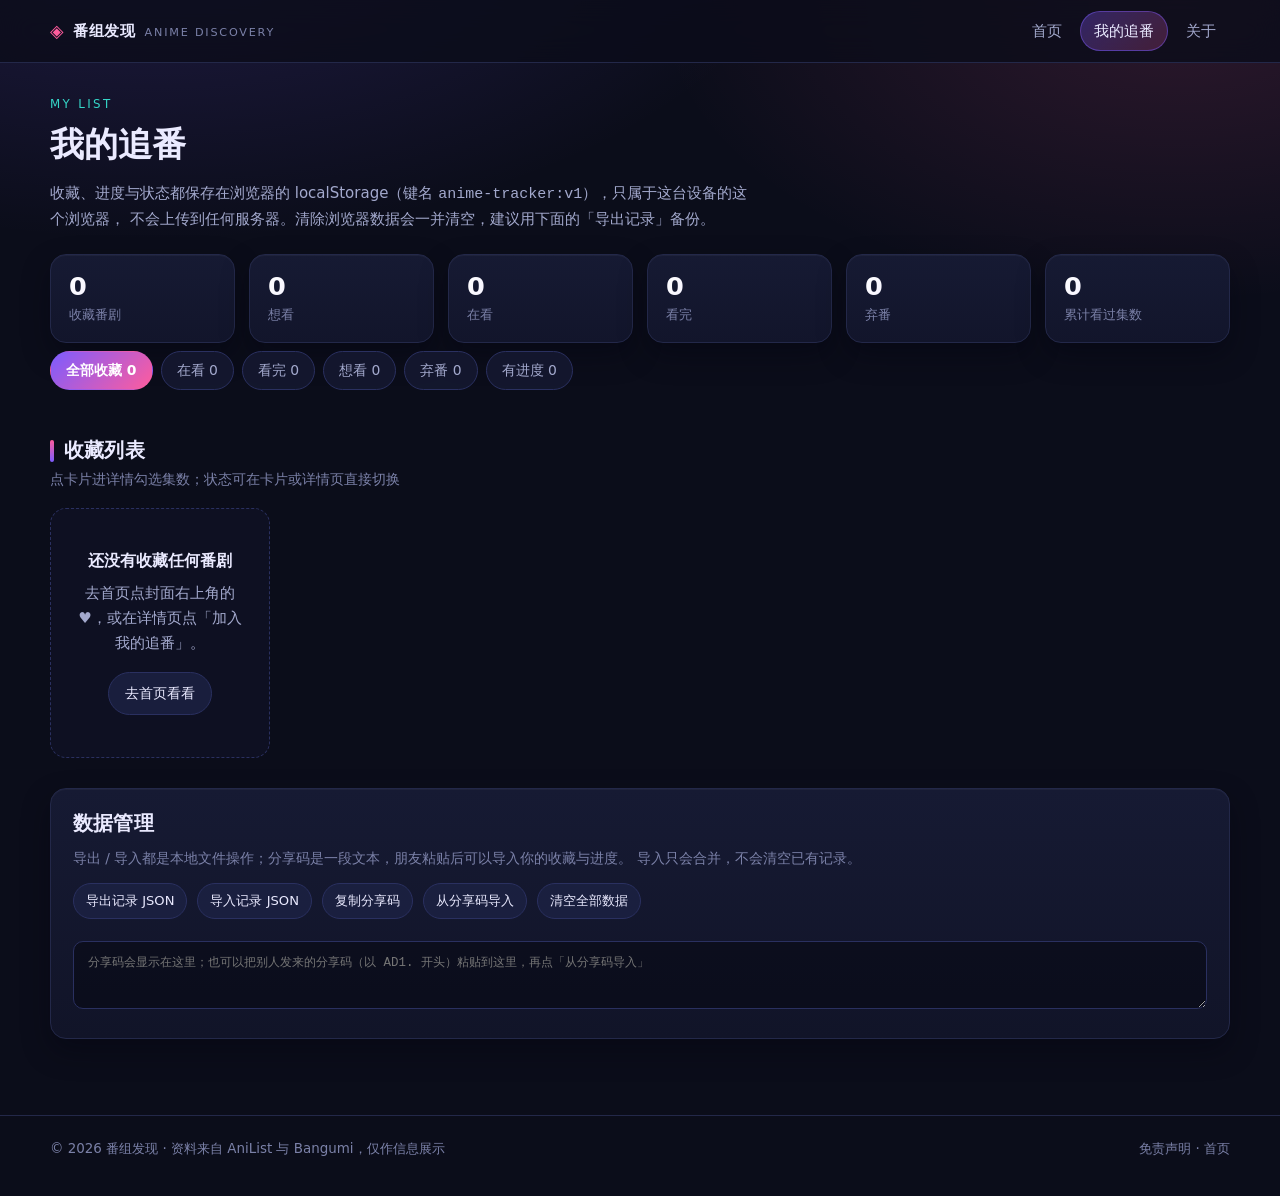
<file: outputs/anime-discovery/mylist.html>
<!DOCTYPE html>
<html lang="zh-CN">
<head>
<meta charset="utf-8">
<meta name="viewport" content="width=device-width, initial-scale=1">
<title>我的追番 · 番组发现 AnimeDiscovery</title>
<meta name="description" content="本地追番管理：想看 / 在看 / 看完 / 弃番、按集进度、继续看、猜你也想看、导出与导入 JSON、分享码，全部只保存在浏览器本地。">
<link rel="stylesheet" href="assets/css/style.css?v=20261014d">
<link rel="icon" href="data:image/svg+xml,<svg xmlns='http://www.w3.org/2000/svg' viewBox='0 0 32 32'><text y='26' font-size='26'>🌸</text></svg>">
</head>
<body data-page="mylist">

<header class="site-header">
  <div class="wrap header-inner">
    <a class="brand" href="index.html">
      <span class="brand-mark">◈</span>番组发现
      <span class="brand-sub">Anime Discovery</span>
    </a>
    <nav class="site-nav" aria-label="主导航">
      <a href="index.html" data-nav="home">首页</a>
      <a href="mylist.html" data-nav="mylist">我的追番<span class="mylist-badge" data-fav-count style="display:none">0</span></a>
      <a href="about.html" data-nav="about">关于</a>
    </nav>
  </div>
</header>

<main class="wrap">
  <p class="eyebrow">My List</p>
  <h1>我的追番</h1>
  <p class="muted" style="max-width:74ch">
    收藏、进度与状态都保存在浏览器的 localStorage（键名 <code>anime-tracker:v1</code>），只属于这台设备的这个浏览器，
    不会上传到任何服务器。清除浏览器数据会一并清空，建议用下面的「导出记录」备份。
  </p>

  <p id="storageNotice" class="notice" hidden style="margin-top:16px"></p>

  <div class="stat-row stat-row-6">
    <div class="stat"><strong id="statFav">0</strong><span>收藏番剧</span></div>
    <div class="stat"><strong id="statPlanned">0</strong><span>想看</span></div>
    <div class="stat"><strong id="statWatching">0</strong><span>在看</span></div>
    <div class="stat"><strong id="statCompleted">0</strong><span>看完</span></div>
    <div class="stat"><strong id="statDropped">0</strong><span>弃番</span></div>
    <div class="stat"><strong id="statEpisodes">0</strong><span>累计看过集数</span></div>
  </div>

  <div class="toolbar" style="margin-top:8px">
    <div class="chips" id="statusChips" role="group" aria-label="按追番状态筛选"></div>
  </div>

  <section id="continueSection" hidden>
    <div class="section-head">
      <div>
        <h2>继续看</h2>
        <p class="faint">只看「在看」状态的作品，按最近观看时间排序</p>
      </div>
    </div>
    <div class="mylist-grid" id="continueGrid"></div>
  </section>

  <div class="section-head">
    <div>
      <h2>收藏列表</h2>
      <p class="faint">点卡片进详情勾选集数；状态可在卡片或详情页直接切换</p>
    </div>
  </div>
  <div class="poster-grid" id="favoriteGrid"></div>

  <section id="recommendSection" hidden>
    <div class="section-head">
      <div>
        <h2>猜你也想看</h2>
        <p class="faint">根据你已收藏作品的分类、类型标签与制作公司加权推荐，纯本地计算</p>
      </div>
    </div>
    <div class="poster-grid" id="recommendGrid"></div>
  </section>

  <section class="card" style="margin-top:30px">
    <h2>数据管理</h2>
    <p class="faint" style="margin-top:0">
      导出 / 导入都是本地文件操作；分享码是一段文本，朋友粘贴后可以导入你的收藏与进度。
      导入只会合并，不会清空已有记录。
    </p>
    <div class="chip-row">
      <button class="btn btn-sm" id="exportBtn" type="button">导出记录 JSON</button>
      <label class="btn btn-sm" for="importInput">导入记录 JSON</label>
      <input id="importInput" type="file" accept="application/json,.json" hidden>
      <button class="btn btn-sm" id="shareBtn" type="button">复制分享码</button>
      <button class="btn btn-sm" id="importShareBtn" type="button">从分享码导入</button>
      <button class="btn btn-sm btn-danger" id="clearAllBtn" type="button">清空全部数据</button>
    </div>
    <textarea id="shareArea" class="share-area" rows="3"
      placeholder="分享码会显示在这里；也可以把别人发来的分享码（以 AD1. 开头）粘贴到这里，再点「从分享码导入」"></textarea>
    <p class="data-message" id="dataMessage" hidden></p>
  </section>

  <section id="recentSection" hidden>
    <div class="section-head">
      <div>
        <h2>最近浏览</h2>
        <p class="faint">最多保留 12 条</p>
      </div>
    </div>
    <div class="mylist-grid" id="recentGrid"></div>
  </section>
</main>

<footer class="site-footer">
  <div class="wrap footer-inner">
    <span>© <span data-year>2026</span> 番组发现 · 资料来自 AniList 与 Bangumi，仅作信息展示</span>
    <span><a href="about.html">免责声明</a> · <a href="index.html">首页</a></span>
  </div>
</footer>

<script src="assets/js/data.js?v=20261014d"></script>
<script src="assets/js/store.js?v=20261014d"></script>
<script src="assets/js/ui.js?v=20261014d"></script>
<script src="assets/js/mylist.js?v=20261014d"></script>
</body>
</html>
</file>
<file: outputs/anime-discovery/assets/css/style.css>
/* ==========================================================================
   番组发现 AnimeDiscovery —— 深色二次元风格样式表
   仅本地资源，无外链字体/图片。动画克制，尊重 prefers-reduced-motion。
   ========================================================================== */

:root {
  --bg: #0b0d1a;
  --bg-soft: #111428;
  --panel: #161a33;
  --panel-2: #1c2142;
  --line: #2a3060;
  --line-soft: #232849;
  --text: #eaeaff;
  --text-dim: #a3a9cd;
  --text-faint: #7b81a8;
  --accent: #7c5cff;
  --accent-2: #ff5c9d;
  --accent-3: #35d6c8;
  --warn: #ffcf5c;
  --radius-s: 10px;
  --radius: 16px;
  --radius-l: 24px;
  --shadow: 0 18px 40px rgba(4, 6, 20, 0.55);
  --shadow-card: 0 1px 0 rgba(255, 255, 255, 0.04) inset, 0 12px 28px rgba(3, 4, 14, 0.35);
  --surface: rgba(20, 24, 48, 0.72);
  --maxw: 1180px;
}

* { box-sizing: border-box; }

/* [hidden] 必须真的隐藏：.btn 等类会设置 display，会盖掉浏览器默认样式 */
[hidden] { display: none !important; }

html { min-height: 100%; background: var(--bg); }

body {
  margin: 0;
  background:
    radial-gradient(1100px 620px at 12% -12%, rgba(124, 92, 255, 0.22), transparent 62%),
    radial-gradient(900px 520px at 92% 0%, rgba(255, 92, 157, 0.14), transparent 58%),
    var(--bg);
  background-repeat: no-repeat;   /* 页面比一屏长时渐变不平铺，避免中途出现色带 */
  min-height: 100vh;
  color: var(--text);
  font-family: "PingFang SC", "Hiragino Sans GB", "Microsoft YaHei", "Noto Sans SC",
    system-ui, -apple-system, "Segoe UI", sans-serif;
  font-size: 15px;
  line-height: 1.65;
  -webkit-font-smoothing: antialiased;
}

a { color: inherit; text-decoration: none; }
img { max-width: 100%; display: block; }
button, input, select { font: inherit; color: inherit; }

.wrap { width: min(100% - 32px, var(--maxw)); margin: 0 auto; }

/* --------------------------------- 顶栏 -------------------------------- */

.site-header {
  position: sticky;
  top: 0;
  z-index: 24;
  backdrop-filter: blur(14px);
  background: rgba(11, 13, 26, 0.82);
  border-bottom: 1px solid var(--line-soft);
}

.header-inner {
  display: flex;
  align-items: center;
  justify-content: space-between;
  gap: 16px;
  min-height: 62px;
}

.brand {
  display: flex;
  align-items: baseline;
  gap: 9px;
  font-weight: 700;
  letter-spacing: 0.04em;
}

.brand-mark {
  color: var(--accent-2);
  font-size: 1.1rem;
  transform: translateY(1px);
}

.brand-sub {
  font-size: 0.7rem;
  font-weight: 500;
  letter-spacing: 0.16em;
  text-transform: uppercase;
  color: var(--text-faint);
}

.site-nav {
  display: flex;
  align-items: center;
  gap: 4px;
  flex-wrap: wrap;
}

.site-nav a {
  padding: 7px 13px;
  border-radius: 999px;
  color: var(--text-dim);
  font-size: 0.92rem;
  border: 1px solid transparent;
  transition: color 0.16s ease, background 0.16s ease, border-color 0.16s ease;
}

.site-nav a:hover { color: var(--text); background: rgba(124, 92, 255, 0.14); }

.site-nav a.active {
  color: var(--text);
  background: linear-gradient(135deg, rgba(124, 92, 255, 0.32), rgba(255, 92, 157, 0.22));
  border-color: rgba(124, 92, 255, 0.45);
}

.mylist-badge {
  display: inline-block;
  min-width: 18px;
  padding: 0 5px;
  margin-left: 6px;
  border-radius: 999px;
  background: var(--accent-2);
  color: #1a0a17;
  font-size: 0.72rem;
  font-weight: 700;
  text-align: center;
  line-height: 17px;
}

/* --------------------------------- 通用 -------------------------------- */

main { padding: 32px 0 76px; }

.eyebrow {
  font-size: 0.74rem;
  letter-spacing: 0.2em;
  text-transform: uppercase;
  color: var(--accent-3);
  margin: 0 0 8px;
}

h1, h2, h3 { line-height: 1.25; margin: 0 0 10px; }
h1 { font-size: clamp(1.5rem, 3.4vw, 2.15rem); }
h2 { font-size: 1.26rem; letter-spacing: 0.01em; }
h3 { font-size: 1rem; }

.muted { color: var(--text-dim); }
.faint { color: var(--text-faint); font-size: 0.86rem; }

.section-head {
  display: flex;
  align-items: flex-end;
  justify-content: space-between;
  gap: 14px;
  flex-wrap: wrap;
  margin: 48px 0 18px;
}

.section-head p { margin: 4px 0 0; }

/* 区块标题前的渐变短竖条，让各区块层次一眼可分 */
.section-head h2 { display: flex; align-items: center; gap: 10px; margin: 0; }
.section-head h2::before {
  content: "";
  flex: 0 0 auto;
  width: 4px;
  height: 1.05em;
  border-radius: 4px;
  background: linear-gradient(180deg, var(--accent-2), var(--accent));
}
.section-actions { display: flex; gap: 8px; flex-wrap: wrap; }

.card {
  background: linear-gradient(180deg, var(--panel), var(--bg-soft));
  border: 1px solid var(--line-soft);
  border-radius: var(--radius);
  padding: 22px;
  box-shadow: var(--shadow-card);
}

/* --------------------------------- 按钮 -------------------------------- */

.btn {
  display: inline-flex;
  align-items: center;
  justify-content: center;
  gap: 7px;
  padding: 9px 16px;
  border-radius: 999px;
  border: 1px solid var(--line);
  background: rgba(28, 33, 66, 0.85);
  color: var(--text);
  cursor: pointer;
  font-size: 0.9rem;
  transition: transform 0.14s ease, border-color 0.14s ease, background 0.14s ease;
}

.btn:hover { border-color: var(--accent); background: rgba(124, 92, 255, 0.2); }
.btn:active { transform: translateY(1px); }

.btn-primary {
  background: linear-gradient(135deg, var(--accent), var(--accent-2));
  border-color: transparent;
  color: #fff;
  font-weight: 600;
}

.btn-primary:hover { background: linear-gradient(135deg, #8f73ff, #ff74ae); }

.btn-ghost { background: transparent; }
.btn-danger:hover { border-color: #ff6b8a; background: rgba(255, 107, 138, 0.16); }
.btn-sm { padding: 6px 12px; font-size: 0.82rem; }

/* --------------------------------- 首页 Hero ---------------------------- */

.hero {
  position: relative;
  border: 1px solid var(--line-soft);
  border-radius: var(--radius-l);
  padding: clamp(26px, 4vw, 44px) clamp(18px, 4vw, 44px);
  box-shadow: var(--shadow-card);
  background:
    radial-gradient(620px 260px at 88% 8%, rgba(255, 92, 157, 0.2), transparent 64%),
    radial-gradient(520px 240px at 6% 96%, rgba(53, 214, 200, 0.16), transparent 62%),
    linear-gradient(150deg, #171b38, #0e1128);
  overflow: hidden;
}

.hero h1 span {
  background: linear-gradient(120deg, var(--accent-2), var(--accent), var(--accent-3));
  -webkit-background-clip: text;
  background-clip: text;
  color: transparent;
}

.hero p { max-width: 64ch; margin: 0 0 24px; color: var(--text-dim); }

.search-row {
  display: flex;
  gap: 10px;
  flex-wrap: wrap;
  align-items: center;
}

.search-box {
  position: relative;
  flex: 1 1 320px;
  max-width: 520px;
}

.search-box input {
  width: 100%;
  padding: 12px 42px 12px 40px;
  border-radius: 999px;
  border: 1px solid var(--line);
  background: rgba(9, 11, 24, 0.75);
  outline: none;
  transition: border-color 0.16s ease, box-shadow 0.16s ease;
}

.search-box input:focus {
  border-color: var(--accent);
  box-shadow: 0 0 0 3px rgba(124, 92, 255, 0.22);
}

.search-box .icon {
  position: absolute;
  left: 15px;
  top: 50%;
  transform: translateY(-50%);
  color: var(--text-faint);
  pointer-events: none;
}

.search-clear {
  position: absolute;
  right: 8px;
  top: 50%;
  transform: translateY(-50%);
  width: 28px;
  height: 28px;
  border-radius: 50%;
  border: none;
  background: transparent;
  color: var(--text-faint);
  cursor: pointer;
  display: none;
}

.search-clear:hover { color: var(--text); background: rgba(255, 255, 255, 0.08); }
.search-box.has-value .search-clear { display: block; }

.hero-stats {
  display: flex;
  gap: 22px;
  flex-wrap: wrap;
  margin-top: 22px;
  padding-top: 18px;
  border-top: 1px dashed var(--line-soft);
}

.hero-stats div strong { display: block; font-size: 1.25rem; }
.hero-stats div span { font-size: 0.8rem; color: var(--text-faint); }

/* -------------------------------- 筛选条 -------------------------------- */

.toolbar {
  display: flex;
  align-items: center;
  justify-content: space-between;
  gap: 14px;
  flex-wrap: wrap;
  margin: 26px 0 12px;
}

.chips { display: flex; gap: 8px; flex-wrap: wrap; }

.chip {
  padding: 7px 15px;
  border-radius: 999px;
  border: 1px solid var(--line);
  background: rgba(22, 26, 51, 0.8);
  color: var(--text-dim);
  cursor: pointer;
  font-size: 0.87rem;
  transition: color 0.16s ease, border-color 0.16s ease, background 0.16s ease;
}

.chip:hover { color: var(--text); border-color: var(--accent); }

.chip[aria-pressed="true"] {
  color: #fff;
  font-weight: 600;
  border-color: transparent;
  background: linear-gradient(135deg, var(--accent), var(--accent-2));
}

.select-wrap { display: flex; align-items: center; gap: 8px; font-size: 0.85rem; color: var(--text-faint); }

select {
  padding: 9px 34px 9px 14px;
  border-radius: 12px;
  border: 1px solid var(--line);
  background-color: rgba(14, 17, 36, 0.9);
  background-image: url("data:image/svg+xml,%3Csvg xmlns='http://www.w3.org/2000/svg' width='12' height='8' viewBox='0 0 12 8'%3E%3Cpath d='M1 1.5l5 5 5-5' fill='none' stroke='%23a3a9cd' stroke-width='1.6' stroke-linecap='round' stroke-linejoin='round'/%3E%3C/svg%3E");
  background-repeat: no-repeat;
  background-position: right 13px center;
  -webkit-appearance: none;
  appearance: none;
  cursor: pointer;
  transition: border-color 0.16s ease, box-shadow 0.16s ease;
}

select:hover { border-color: rgba(124, 92, 255, 0.6); }
select:focus { outline: none; border-color: var(--accent); box-shadow: 0 0 0 3px rgba(124, 92, 255, 0.2); }
select option { background: #141834; color: var(--text); }

/* -------------------------------- 海报墙 -------------------------------- */

.poster-grid {
  display: grid;
  grid-template-columns: repeat(auto-fill, minmax(182px, 1fr));
  gap: 24px 20px;
  margin-top: 8px;
}

.poster-card {
  display: flex;
  flex-direction: column;
  border-radius: var(--radius);
  border: 1px solid var(--line-soft);
  background: linear-gradient(180deg, var(--panel), #12152b);
  overflow: hidden;
  box-shadow: var(--shadow-card);
  transition: transform 0.18s ease, border-color 0.18s ease, box-shadow 0.18s ease;
}

.poster-card:hover {
  transform: translateY(-4px);
  border-color: rgba(124, 92, 255, 0.6);
  box-shadow: var(--shadow), 0 0 0 1px rgba(124, 92, 255, 0.18);
}

.poster-card .cover { position: relative; }

.cover-wrap { position: relative; display: block; line-height: 0; }
.cover-link { display: block; }

.cover {
  position: relative;
  aspect-ratio: 3 / 4.2;
  overflow: hidden;
  isolation: isolate;
  background: #131730;
}

/* 文字兜底封面：离线或图片 404 时显示的渐变 + 标题 */
.cover-fallback {
  position: absolute;
  inset: 0;
  display: flex;
  flex-direction: column;
  justify-content: flex-end;
  gap: 6px;
  padding: 14px;
  z-index: 0;
}

.cover-fallback::before {
  content: "";
  position: absolute;
  inset: 0;
  background:
    repeating-linear-gradient(115deg, rgba(255, 255, 255, 0.07) 0 2px, transparent 2px 16px),
    radial-gradient(120% 80% at 80% 0%, rgba(255, 255, 255, 0.24), transparent 60%);
  mix-blend-mode: screen;
  opacity: 0.75;
  z-index: -1;
}

.cover-fallback::after {
  content: "";
  position: absolute;
  inset: 0;
  background: linear-gradient(180deg, transparent 34%, rgba(6, 7, 18, 0.72) 100%);
  z-index: -1;
}

/* 真实封面图（远程 URL，本站不下载图片文件） */
.cover-img {
  position: absolute;
  inset: 0;
  width: 100%;
  height: 100%;
  object-fit: cover;
  object-position: center top;
  z-index: 1;
}

/* 图片加载成功后只留渐变底色，隐藏占位文字，避免文字压在海报上 */
.cover.has-image .cover-fallback > * { display: none; }

.cover.has-image .cover-fallback::after {
  background: linear-gradient(180deg, rgba(6, 7, 18, 0.28) 0%, transparent 26%, transparent 62%, rgba(6, 7, 18, 0.62) 100%);
}

.cover-emoji {
  font-size: 1.9rem;
  line-height: 1;
  filter: drop-shadow(0 4px 10px rgba(0, 0, 0, 0.45));
}

.cover-title {
  font-weight: 700;
  font-size: 0.98rem;
  line-height: 1.32;
  text-shadow: 0 2px 12px rgba(0, 0, 0, 0.6);
}

.cover-meta { font-size: 0.74rem; color: rgba(255, 255, 255, 0.78); letter-spacing: 0.04em; }

.cover-tag {
  position: absolute;
  top: 10px;
  left: 10px;
  z-index: 3;
  padding: 3px 9px;
  border-radius: 999px;
  background: rgba(8, 10, 22, 0.72);
  border: 1px solid rgba(255, 255, 255, 0.18);
  font-size: 0.7rem;
  letter-spacing: 0.06em;
  line-height: 1.5;   /* .cover-wrap 设了 line-height: 0，这里要显式恢复，否则标签被压扁 */
  white-space: nowrap;
  backdrop-filter: blur(6px);
}

.cover-fav {
  position: absolute;
  top: 8px;
  right: 8px;
  z-index: 4;
  width: 30px;
  height: 30px;
  border-radius: 50%;
  border: 1px solid rgba(255, 255, 255, 0.2);
  background: rgba(8, 10, 22, 0.7);
  color: var(--text-dim);
  cursor: pointer;
  font-size: 0.9rem;
  line-height: 1;
}

.cover-fav:hover { color: var(--accent-2); border-color: var(--accent-2); }
.cover-fav[aria-pressed="true"] { color: var(--accent-2); border-color: var(--accent-2); background: rgba(255, 92, 157, 0.18); }

/* 封面左下角的分数角标 */
.cover-score {
  position: absolute;
  left: 10px;
  bottom: 10px;
  z-index: 3;
  padding: 3px 9px;
  border-radius: 999px;
  background: rgba(8, 10, 22, 0.78);
  border: 1px solid rgba(255, 207, 92, 0.4);
  color: var(--warn);
  font-size: 0.74rem;
  font-weight: 700;
  font-variant-numeric: tabular-nums;
  line-height: 1.5;
  white-space: nowrap;
  backdrop-filter: blur(6px);
}

.poster-body { padding: 13px 14px 16px; display: flex; flex-direction: column; gap: 8px; flex: 1; }

.poster-title {
  font-weight: 650;
  font-size: 0.98rem;
  line-height: 1.4;
  display: -webkit-box;
  -webkit-line-clamp: 2;
  -webkit-box-orient: vertical;
  overflow: hidden;
}

.poster-sub {
  font-size: 0.78rem;
  color: var(--text-faint);
  display: -webkit-box;
  -webkit-line-clamp: 1;
  -webkit-box-orient: vertical;
  overflow: hidden;
}

.poster-body .meta-row { margin-top: auto; padding-top: 8px; border-top: 1px solid var(--line-soft); }

.tag-row { display: flex; gap: 6px; flex-wrap: wrap; }

.tag {
  font-size: 0.72rem;
  padding: 2px 9px;
  border-radius: 999px;
  border: 1px solid var(--line);
  color: var(--text-dim);
  background: rgba(124, 92, 255, 0.1);
}

.tag-cat {
  background: linear-gradient(135deg, rgba(124, 92, 255, 0.26), rgba(255, 92, 157, 0.2));
  color: var(--text);
  border-color: transparent;
}

.rating {
  color: var(--warn);
  font-variant-numeric: tabular-nums;
  font-size: 0.82rem;
}

/* 进度条 */

.progress {
  --pct: 0%;
  position: relative;
  height: 6px;
  border-radius: 999px;
  background: rgba(255, 255, 255, 0.11);
  overflow: hidden;
}

.progress > i {
  position: absolute;
  inset: 0 auto 0 0;
  width: var(--pct);
  border-radius: 999px;
  background: linear-gradient(90deg, var(--accent), var(--accent-2));
}

.progress-line { display: flex; align-items: center; gap: 9px; }
.progress-line .progress { flex: 1; }

/* ------------------------------- 详情页 -------------------------------- */

.detail-hero {
  display: grid;
  grid-template-columns: minmax(0, 280px) minmax(0, 1fr);
  gap: 34px;
  align-items: start;
  padding: clamp(18px, 3vw, 32px);
  border-radius: var(--radius-l);
  border: 1px solid var(--line-soft);
  box-shadow: var(--shadow-card);
  background:
    radial-gradient(520px 260px at 6% 0%, rgba(124, 92, 255, 0.22), transparent 64%),
    linear-gradient(160deg, #171b38, #0e1128);
}

.detail-cover { position: sticky; top: 86px; }
.detail-cover .cover { border-radius: var(--radius); aspect-ratio: 3 / 4.2; box-shadow: 0 22px 44px rgba(3, 4, 14, 0.55); }

.detail-info { display: flex; flex-direction: column; gap: 14px; min-width: 0; }
.detail-info > * { margin-top: 0; margin-bottom: 0; }
.detail-info h1 { margin-bottom: -6px; font-size: clamp(1.6rem, 3.6vw, 2.35rem); }
.detail-info .eyebrow { margin-bottom: -8px; }

/* 分数 + 基础信息 */
.fact-row { display: flex; align-items: center; gap: 12px 14px; flex-wrap: wrap; }

.score-pill {
  display: inline-flex;
  align-items: baseline;
  gap: 8px;
  padding: 7px 14px;
  border-radius: 12px;
  border: 1px solid rgba(255, 207, 92, 0.38);
  background: rgba(255, 207, 92, 0.1);
}

.score-pill strong { color: var(--warn); font-size: 1.25rem; font-variant-numeric: tabular-nums; }
.score-pill span { color: var(--text-faint); font-size: 0.78rem; }

.meta-line {
  display: flex;
  gap: 6px;
  flex-wrap: wrap;
  color: var(--text-dim);
  font-size: 0.82rem;
}

.meta-line span {
  padding: 3px 10px;
  border-radius: 999px;
  border: 1px solid var(--line-soft);
  background: rgba(255, 255, 255, 0.04);
}

/* 追番操作区与外部资料区：各自成块 */
.track-panel,
.link-panel {
  padding: 14px 16px;
  border-radius: var(--radius);
  border: 1px solid var(--line-soft);
  background: var(--surface);
}

.track-panel { display: flex; flex-direction: column; gap: 12px; }
.track-progress .faint { margin: 6px 0 0; }
.link-panel h3 { margin: 0; font-size: 0.95rem; }
.link-panel > .link-row { margin-top: 8px; }

.synopsis { color: var(--text-dim); margin: 0 0 16px; }

.action-row { display: flex; gap: 10px; flex-wrap: wrap; align-items: center; }

.detail-columns {
  display: grid;
  grid-template-columns: minmax(0, 1.25fr) minmax(0, 1fr);
  gap: 26px;
  margin-top: 26px;
  align-items: start;
}

/* 集数列表 */

.episode-list {
  list-style: none;
  margin: 0;
  padding: 0;
  display: grid;
  grid-template-columns: repeat(auto-fill, minmax(84px, 1fr));
  gap: 8px;
}

.episode {
  display: flex;
  align-items: center;
  gap: 12px;
  padding: 10px 12px;
  border-radius: var(--radius-s);
  border: 1px solid var(--line-soft);
  background: rgba(18, 21, 43, 0.75);
  cursor: pointer;
  transition: border-color 0.16s ease, background 0.16s ease;
}

.episode:hover { border-color: var(--accent); background: rgba(124, 92, 255, 0.12); }
.episode.watched { border-color: rgba(53, 214, 200, 0.42); background: rgba(53, 214, 200, 0.08); }

.ep-num {
  flex: 0 0 auto;
  width: 34px;
  height: 34px;
  border-radius: 10px;
  display: grid;
  place-items: center;
  font-weight: 700;
  font-size: 0.86rem;
  background: linear-gradient(135deg, rgba(124, 92, 255, 0.4), rgba(255, 92, 157, 0.3));
}

.episode.watched .ep-num { background: linear-gradient(135deg, rgba(53, 214, 200, 0.5), rgba(124, 92, 255, 0.34)); }

.ep-text { flex: 1; min-width: 0; }
/* 网格里只留集号徽标 + 勾选；「第 N 集」文字保留给读屏软件 */
.episode-list .episode { position: relative; justify-content: space-between; padding: 8px 10px; }
.episode-list .ep-text { position: absolute; width: 1px; height: 1px; overflow: hidden; clip: rect(0 0 0 0); white-space: nowrap; }
.ep-text strong { display: block; font-size: 0.94rem; font-weight: 600; }
.ep-text span { display: none; }

.ep-check {
  flex: 0 0 auto;
  width: 26px;
  height: 26px;
  border-radius: 50%;
  border: 1px solid var(--line);
  display: grid;
  place-items: center;
  font-size: 0.8rem;
  color: transparent;
  background: rgba(255, 255, 255, 0.04);
}

.episode.watched .ep-check { color: #06201d; border-color: transparent; background: var(--accent-3); }

/* 相关推荐 */

.related-grid {
  display: grid;
  grid-template-columns: repeat(auto-fill, minmax(120px, 1fr));
  gap: 12px;
}

.kv { list-style: none; margin: 0; padding: 0; display: flex; flex-direction: column; gap: 9px; }

.kv li {
  display: flex;
  align-items: baseline;
  justify-content: space-between;
  gap: 14px;
  padding-bottom: 8px;
  border-bottom: 1px dashed var(--line-soft);
}

.kv li:last-child { border-bottom: none; padding-bottom: 0; }
.kv li span:first-child { color: var(--text-faint); font-size: 0.84rem; flex: 0 0 auto; }
.kv li span:last-child { text-align: right; }

.ep-actions { display: flex; gap: 8px; flex-wrap: wrap; margin-bottom: 12px; }

.related-card { border-radius: var(--radius-s); overflow: hidden; border: 1px solid var(--line-soft); }
.related-card .cover { aspect-ratio: 3 / 3.6; padding: 10px; }
.related-card .cover-fallback { padding: 10px; }
.related-card .cover-title { font-size: 0.84rem; }
.related-card .cover-emoji { font-size: 1.4rem; }

/* ------------------------------ 我的追番 ------------------------------- */

.mylist-grid {
  display: grid;
  grid-template-columns: repeat(auto-fill, minmax(280px, 1fr));
  gap: 16px;
}

.mylist-item {
  display: flex;
  gap: 14px;
  padding: 16px;
  box-shadow: var(--shadow-card);
  border-radius: var(--radius);
  border: 1px solid var(--line-soft);
  background: linear-gradient(180deg, var(--panel), #12152b);
}

.mylist-item .thumb {
  flex: 0 0 76px;
  border-radius: 10px;
  overflow: hidden;
}

.mylist-item .thumb .cover { aspect-ratio: 3 / 4.2; padding: 8px; }
.mylist-item .thumb .cover-fallback { padding: 8px; }
.mylist-item .thumb .cover-emoji { font-size: 1.2rem; }
.mylist-item .thumb .cover-title { font-size: 0.62rem; }

.mylist-item .body { flex: 1; min-width: 0; display: flex; flex-direction: column; gap: 8px; }
.mylist-item h3 { margin: 0; font-size: 1rem; }

.item-actions { display: flex; gap: 8px; flex-wrap: wrap; margin-top: auto; }

.stat-row {
  display: grid;
  grid-template-columns: repeat(auto-fit, minmax(150px, 1fr));
  gap: 14px;
  margin: 22px 0 6px;
}

.stat {
  padding: 16px 18px;
  border-radius: var(--radius);
  border: 1px solid var(--line-soft);
  background: linear-gradient(180deg, var(--panel), #12152b);
  box-shadow: var(--shadow-card);
}

.stat strong {
  display: block;
  font-size: 1.6rem;
  line-height: 1.2;
  font-variant-numeric: tabular-nums;
  background: linear-gradient(120deg, #fff, #cfc3ff);
  -webkit-background-clip: text;
  background-clip: text;
  color: transparent;
}
.stat span { font-size: 0.8rem; color: var(--text-faint); }

/* 空状态 */

.empty {
  padding: 42px 20px;
  text-align: center;
  border-radius: var(--radius);
  border: 1px dashed var(--line);
  background: rgba(18, 21, 43, 0.5);
}

.empty p { margin: 6px 0 16px; color: var(--text-dim); }

/* -------------------------------- 关于页 ------------------------------- */

.about-grid { display: grid; grid-template-columns: minmax(0, 1.4fr) minmax(0, 1fr); gap: 20px; align-items: start; }
.about-grid ul { margin: 8px 0 0; padding-left: 20px; color: var(--text-dim); }
.about-grid li { margin-bottom: 7px; }

.notice {
  border-left: 3px solid var(--accent-2);
  background: rgba(255, 92, 157, 0.09);
  padding: 12px 16px;
  border-radius: 0 var(--radius-s) var(--radius-s) 0;
  color: var(--text-dim);
}

.legal-list { list-style: none; margin: 0; padding: 0; display: flex; flex-direction: column; gap: 10px; }

.legal-list li {
  padding: 12px 14px;
  border-radius: var(--radius-s);
  border: 1px solid var(--line-soft);
  background: rgba(18, 21, 43, 0.6);
}

.legal-list strong { display: block; }

/* -------------------------------- 页脚 --------------------------------- */

.site-footer {
  border-top: 1px solid var(--line-soft);
  padding: 22px 0 34px;
  color: var(--text-faint);
  font-size: 0.84rem;
}

.footer-inner { display: flex; justify-content: space-between; gap: 14px; flex-wrap: wrap; }
.footer-inner a:hover { color: var(--text); }

/* --------------------------- 本季 / 热门 区块 --------------------------- */

.trend-strip {
  display: grid;
  grid-auto-flow: column;
  grid-auto-columns: minmax(152px, 1fr);
  gap: 16px;
  overflow-x: auto;
  padding: 4px 4px 14px;
  scroll-snap-type: x proximity;
  scrollbar-width: thin;
}

.trend-card {
  width: 152px;
  box-shadow: var(--shadow-card);
  border-radius: var(--radius);
  border: 1px solid var(--line-soft);
  background: linear-gradient(180deg, var(--panel), #12152b);
  overflow: hidden;
  scroll-snap-align: start;
  transition: transform 0.18s ease, border-color 0.18s ease;
}

.trend-card:hover { transform: translateY(-3px); border-color: rgba(124, 92, 255, 0.6); }

.trend-link { position: relative; display: block; }
.trend-link .cover { aspect-ratio: 3 / 4; border-radius: 0; }
.trend-link .cover-title { font-size: 0.78rem; }
.trend-link .cover-emoji { font-size: 1.3rem; }

.trend-rank {
  position: absolute;
  left: 8px;
  bottom: 8px;
  z-index: 3;
  padding: 2px 9px;
  border-radius: 999px;
  background: rgba(8, 10, 22, 0.78);
  border: 1px solid rgba(255, 255, 255, 0.22);
  font-size: 0.72rem;
  font-weight: 700;
  color: var(--warn);
}

.trend-body { padding: 9px 11px 12px; display: flex; flex-direction: column; gap: 4px; }

.trend-title {
  font-size: 0.86rem;
  font-weight: 600;
  line-height: 1.35;
  display: -webkit-box;
  -webkit-line-clamp: 2;
  -webkit-box-orient: vertical;
  overflow: hidden;
}

.trend-hint { color: var(--accent-3); }

/* ------------------------------ 简介区块 -------------------------------- */

.synopsis-block { margin: 16px 0 4px; }
.synopsis-block h3 { margin: 14px 0 6px; font-size: 0.94rem; color: var(--text); }
.synopsis-block h3:first-child { margin-top: 0; }

.summary-zh {
  padding: 12px 14px;
  border-radius: var(--radius-s);
  border: 1px solid rgba(124, 92, 255, 0.35);
  background: rgba(124, 92, 255, 0.1);
}

.summary-zh p { margin: 0 0 6px; color: var(--text); }
.summary-zh p.faint { margin: 0; }

.synopsis { color: var(--text-dim); margin: 0 0 8px; }

.synopsis-clamped {
  display: -webkit-box;
  -webkit-line-clamp: 6;
  -webkit-box-orient: vertical;
  overflow: hidden;
}

/* --------------------------- 追番状态与进度 ----------------------------- */

.status-wrap { display: flex; align-items: center; gap: 8px; }
.status-wrap .faint { font-size: 0.8rem; }

.status-select {
  padding: 7px 12px;
  border-radius: 999px;
  border: 1px solid var(--line);
  background: rgba(22, 26, 51, 0.9);
  font-size: 0.85rem;
  cursor: pointer;
}

.track-row { display: flex; align-items: center; gap: 10px; flex-wrap: wrap; }

.status-tag { border-color: transparent; font-weight: 600; }
.status-watching { background: rgba(53, 214, 200, 0.2); color: #8ff3e8; }
.status-completed { background: rgba(124, 92, 255, 0.26); color: #cfc3ff; }
.status-planned { background: rgba(255, 207, 92, 0.18); color: var(--warn); }

/* ------------------------------ 外链按钮 -------------------------------- */

.link-row { display: flex; gap: 10px; flex-wrap: wrap; margin-top: 12px; }

.btn-ext {
  border-color: rgba(53, 214, 200, 0.42);
  background: rgba(53, 214, 200, 0.1);
}

.btn-ext:hover { border-color: var(--accent-3); background: rgba(53, 214, 200, 0.2); }

/* 详情页「去哪看正片」：正版平台站内搜索 */
.watch-box { margin-top: 16px; }
.watch-box h3 { margin: 0; font-size: 0.95rem; }
.watch-box .link-row { margin-top: 8px; }
.watch-box .faint { margin: 8px 0 0; }

.meta-row { display: flex; align-items: center; gap: 10px; flex-wrap: wrap; }

.related-title {
  padding: 8px 10px 10px;
  font-size: 0.82rem;
  line-height: 1.35;
  display: -webkit-box;
  -webkit-line-clamp: 2;
  -webkit-box-orient: vertical;
  overflow: hidden;
}

/* ------------------------- 浏览 / 筛选 / 骨架屏 -------------------------- */

.browse { margin-top: 30px; }

.chip-sm { padding: 5px 11px; font-size: 0.8rem; }

.chip-row-label {
  flex: 0 0 auto;
  font-size: 0.82rem;
  color: var(--text-faint);
  padding-top: 6px;
}

.chips-scroll {
  flex: 1;
  flex-wrap: nowrap;
  overflow-x: auto;
  padding-bottom: 6px;
  scrollbar-width: thin;
}

.chips-scroll .chip { flex: 0 0 auto; }

.season-board { margin-top: 14px; padding: 16px 18px; }

.season-board-head {
  display: flex;
  align-items: baseline;
  gap: 12px;
  flex-wrap: wrap;
  margin-bottom: 10px;
}

.season-board-head h3 { margin: 0; }

.toolbar-filters { margin-top: 6px; gap: 16px; }

.load-more-wrap { display: flex; justify-content: center; margin: 22px 0 6px; }

.stat-row-6 { grid-template-columns: repeat(auto-fit, minmax(120px, 1fr)); }

.chip-row { display: flex; gap: 10px; flex-wrap: wrap; margin: 12px 0; }

.share-area {
  width: 100%;
  margin-top: 10px;
  padding: 12px 14px;
  border-radius: var(--radius-s);
  border: 1px solid var(--line);
  background: rgba(9, 11, 24, 0.7);
  color: var(--text-dim);
  font-family: ui-monospace, SFMono-Regular, Menlo, monospace;
  font-size: 0.78rem;
  resize: vertical;
}

.data-message { margin: 10px 0 0; font-size: 0.86rem; }
.data-message.ok { color: var(--accent-3); }
.data-message.warn { color: var(--warn); }
.data-message.err { color: #ff8ba7; }

/* 骨架屏：不闪烁，静态浅色块 */
.skeleton {
  background: linear-gradient(180deg, rgba(255, 255, 255, 0.07), rgba(255, 255, 255, 0.04));
  border-radius: var(--radius-s);
}

.skeleton-card { pointer-events: none; }
.skeleton-cover { aspect-ratio: 3 / 4.2; border-radius: 0; }
.skeleton-line { height: 12px; margin-bottom: 8px; }
.skeleton-line.w80 { width: 80%; }
.skeleton-line.w60 { width: 60%; }
.skeleton-line.w40 { width: 40%; }

/* --------------------------- 详情页新增组件 ----------------------------- */

.badge-row { display: flex; gap: 8px; flex-wrap: wrap; margin: 10px 0 4px; }

.badge {
  font-size: 0.72rem;
  padding: 3px 10px;
  border-radius: 999px;
  border: 1px solid var(--line);
  background: rgba(124, 92, 255, 0.14);
  color: var(--text-dim);
}

.badge-source { border-color: rgba(53, 214, 200, 0.45); color: #8ff3e8; background: rgba(53, 214, 200, 0.12); }
.badge-warn { border-color: rgba(255, 207, 92, 0.45); color: var(--warn); background: rgba(255, 207, 92, 0.12); }

.syn-block { margin: 12px 0 0; }
.syn-block h3 { margin: 0 0 6px; font-size: 0.92rem; }
.syn-block .btn { margin-top: 8px; }

.pv-card { margin-top: 26px; }
.pv-card .pv-player { max-width: 880px; }

.pv-player {
  position: relative;
  margin-top: 12px;
  border-radius: var(--radius);
  overflow: hidden;
  border: 1px solid var(--line-soft);
  background: #0a0c18;
  aspect-ratio: 16 / 9;
}

.pv-placeholder {
  position: absolute;
  inset: 0;
  display: flex;
  flex-direction: column;
  align-items: center;
  justify-content: center;
  gap: 10px;
  text-align: center;
  padding: 18px;
}

.pv-placeholder p { margin: 0; max-width: 46ch; }

.pv-icon {
  width: 46px;
  height: 46px;
  border-radius: 50%;
  display: grid;
  place-items: center;
  background: linear-gradient(135deg, var(--accent), var(--accent-2));
  color: #fff;
  font-size: 1.1rem;
}

.pv-frame { position: absolute; inset: 0; width: 100%; height: 100%; border: 0; }

.timeline { list-style: none; margin: 12px 0 0; padding: 0 0 0 18px; position: relative; }

.timeline::before {
  content: "";
  position: absolute;
  left: 4px;
  top: 6px;
  bottom: 6px;
  width: 1px;
  background: var(--line);
}

.timeline-item { position: relative; padding: 0 0 16px 6px; }
.timeline-item:last-child { padding-bottom: 0; }

.timeline-dot {
  position: absolute;
  left: -18px;
  top: 6px;
  width: 9px;
  height: 9px;
  border-radius: 50%;
  background: var(--line);
  border: 1px solid var(--bg);
}

.timeline-item.in-library .timeline-dot { background: var(--accent-2); }

.timeline-head { display: flex; align-items: center; gap: 8px; flex-wrap: wrap; margin-bottom: 2px; }
.relation-tag { border-color: transparent; background: rgba(124, 92, 255, 0.2); color: var(--text); }
.timeline-title { font-weight: 600; font-size: 0.94rem; }
.timeline-title:hover { color: var(--accent-2); }
.timeline-body .btn { margin-top: 6px; }

.trend-sub {
  font-size: 0.72rem;
  display: -webkit-box;
  -webkit-line-clamp: 1;
  -webkit-box-orient: vertical;
  overflow: hidden;
}

/* -------------------- 首页筛选栏与结果区（搜索 + 筛选一套） -------------------- */

.hero-actions { display: flex; gap: 10px; flex-wrap: wrap; align-items: center; }

.filter-bar { padding: 18px 20px 20px; margin-bottom: 18px; }

.filter-main { display: flex; gap: 10px; align-items: center; flex-wrap: wrap; }
.filter-main .search-box { flex: 1 1 260px; max-width: 620px; }
.filter-main #searchBtn { flex: 0 0 auto; }

.filter-toggle { display: none; }
.filter-count {
  min-width: 18px;
  padding: 0 5px;
  border-radius: 999px;
  background: var(--accent-2);
  color: #1a0a17;
  font-size: 0.72rem;
  font-weight: 700;
  text-align: center;
  line-height: 17px;
}

.filter-fields {
  display: grid;
  /* 年份 / 季度 / 制作公司（略宽）/ 类型 / 排序 一排；chip 组各占整行 */
  grid-template-columns: 1fr 1fr 1.5fr 1fr 1fr;
  gap: 14px 16px;
  align-items: end;
  margin-top: 16px;
  padding-top: 16px;
  border-top: 1px solid var(--line-soft);
}

.field { display: flex; flex-direction: column; gap: 6px; min-width: 0; }
.field-label { font-size: 0.76rem; letter-spacing: 0.06em; color: var(--text-faint); }
/* chip 组占满一行：标签在左、chip 在右 */
.field-chips { grid-column: 1 / -1; flex-direction: row; align-items: flex-start; gap: 12px; }
.field-chips .field-label { flex: 0 0 40px; padding-top: 8px; }
.field-chips .chips { gap: 7px; flex: 1; min-width: 0; }
.field select { width: 100%; min-width: 0; }
.field-combo .combo { width: 100%; min-width: 0; }

/* 分类 / 年份 / 季度 / 公司选项旁的命中数量 */
.chip-count {
  display: inline-block;
  font-size: 0.74rem;
  color: var(--text-faint);
  font-variant-numeric: tabular-nums;
}
.chip[aria-pressed="true"] .chip-count { color: rgba(255, 255, 255, 0.82); }
.chip.is-empty { opacity: 0.42; cursor: not-allowed; }
.chip.is-empty:hover { border-color: var(--line); color: var(--text-dim); }

/* 制作公司：可搜索下拉（支持中文别名与英文原名） */
.combo { position: relative; min-width: 230px; }
.combo input {
  width: 100%;
  padding: 9px 14px;
  border-radius: 12px;
  border: 1px solid var(--line);
  background: rgba(14, 17, 36, 0.9);
  outline: none;
}
.combo input:focus { border-color: var(--accent); box-shadow: 0 0 0 3px rgba(124, 92, 255, 0.2); }

.combo-list {
  position: absolute;
  z-index: 30;
  top: calc(100% + 6px);
  left: 0;
  right: 0;
  max-height: 290px;
  overflow-y: auto;
  overscroll-behavior: contain;
  padding: 6px;
  border-radius: var(--radius);
  border: 1px solid var(--line);
  background: #141834;
  box-shadow: var(--shadow);
}

.combo-item {
  display: flex;
  align-items: center;
  justify-content: space-between;
  gap: 10px;
  width: 100%;
  padding: 8px 10px;
  border: 0;
  border-radius: var(--radius-s);
  background: transparent;
  color: var(--text-dim);
  text-align: left;
  cursor: pointer;
  font-size: 0.86rem;
}
.combo-item:hover, .combo-item.is-focus { background: rgba(124, 92, 255, 0.18); color: var(--text); }
.combo-item.is-selected { color: var(--text); background: rgba(124, 92, 255, 0.26); }
.combo-item-all { margin-bottom: 4px; border-bottom: 1px solid var(--line-soft); border-radius: var(--radius-s); }
.combo-item.is-empty { opacity: 0.45; cursor: not-allowed; }
.combo-item-count { flex: 0 0 auto; font-size: 0.76rem; color: var(--text-faint); font-variant-numeric: tabular-nums; }
.combo-empty { padding: 10px 12px; font-size: 0.82rem; color: var(--text-faint); }

.filter-hint { margin: 12px 0 0; font-size: 0.83rem; color: var(--accent-3); }

/* 结果区顶部：共 N 部 + 当前条件标签 */
.results-head {
  display: flex;
  align-items: center;
  justify-content: space-between;
  gap: 12px;
  flex-wrap: wrap;
  margin: 6px 0 18px;
  padding: 0 2px 14px;
  border-bottom: 1px solid var(--line-soft);
  scroll-margin-top: 84px;
}
.results-top { display: flex; align-items: baseline; gap: 10px; flex-wrap: wrap; }
.results-count { font-size: 1.12rem; }
.results-meta { font-size: 0.8rem; }
.results-filters { display: flex; align-items: center; gap: 10px; flex-wrap: wrap; }

.active-chips { display: flex; gap: 8px; flex-wrap: wrap; align-items: center; }

.filter-chip {
  display: inline-flex;
  align-items: center;
  gap: 6px;
  padding: 4px 6px 4px 11px;
  border-radius: 999px;
  border: 1px solid rgba(124, 92, 255, 0.42);
  background: rgba(124, 92, 255, 0.16);
  font-size: 0.8rem;
}
.filter-chip-label { white-space: nowrap; }
.filter-chip-x {
  width: 20px;
  height: 20px;
  border-radius: 50%;
  border: 0;
  background: rgba(255, 255, 255, 0.09);
  color: var(--text-dim);
  cursor: pointer;
  font-size: 0.68rem;
  line-height: 1;
}
.filter-chip-x:hover { background: var(--accent-2); color: #1a0a17; }

.grid-sentinel { height: 1px; }

/* 筛选重绘：保持高度、只做极轻的透明度过渡，避免整页闪白 */
.poster-grid { transition: opacity 0.12s ease; }
.poster-grid.is-updating { opacity: 0.72; }

/* ------------------------------ 响应式 --------------------------------- */

@media (max-width: 900px) {
  .filter-fields { grid-template-columns: repeat(3, minmax(0, 1fr)); }
  .detail-hero { grid-template-columns: minmax(0, 200px) minmax(0, 1fr); gap: 22px; }
  .detail-columns { grid-template-columns: 1fr; }
  .about-grid { grid-template-columns: 1fr; }
}

@media (max-width: 640px) {
  body { font-size: 14.5px; }
  .wrap { width: min(100% - 24px, var(--maxw)); }
  .header-inner { min-height: 56px; gap: 10px; }
  .brand-sub { display: none; }
  .site-nav a { padding: 6px 10px; font-size: 0.86rem; }
  .hero { padding: 22px 16px; }
  .hero-stats { gap: 14px; }
  /* 手机：筛选收成「筛选」按钮，已选条件用一行标签显示 */
  .hero-actions .btn { flex: 1 1 auto; justify-content: center; }
  .filter-toggle { display: inline-flex; }
  .filter-bar { padding: 12px 12px 14px; }
  .filter-main .search-box { max-width: none; }
  .filter-fields { display: none; grid-template-columns: repeat(2, minmax(0, 1fr)); gap: 12px; }
  .filter-bar.is-open .filter-fields { display: grid; }
  .filter-fields select { padding: 9px 26px 9px 11px; background-position: right 9px center; font-size: 0.86rem; }
  .field-combo { grid-column: 1 / -1; }
  .field-chips { flex-direction: column; gap: 6px; }
  .field-chips .field-label { flex: 0 0 auto; padding-top: 0; }
  .combo-list { max-height: 240px; }
  .results-head { align-items: flex-start; gap: 8px; }
  .results-filters { width: 100%; }
  .active-chips { flex-wrap: nowrap; overflow-x: auto; max-width: 100%; padding-bottom: 4px; }
  .poster-grid { grid-template-columns: repeat(2, minmax(0, 1fr)); gap: 14px 12px; }
  .poster-body { padding: 10px 11px 12px; }
  .poster-title { font-size: 0.92rem; }
  .section-head { margin: 36px 0 14px; }
  .card { padding: 16px; }
  .trend-strip { grid-auto-columns: minmax(132px, 1fr); gap: 10px; }
  .trend-card { width: 132px; }
  .stat-row-6 { grid-template-columns: repeat(3, minmax(0, 1fr)); gap: 10px; }
  .stat-row-6 .stat { padding: 12px; }
  .stat-row-6 .stat strong { font-size: 1.3rem; }
  .stat-row-6 .stat span { font-size: 0.74rem; }
  .toolbar-filters { gap: 10px; }
  .toolbar-filters .select-wrap { width: 100%; justify-content: space-between; }
  .chip-row-label { width: 100%; padding-top: 0; }
  .detail-hero { grid-template-columns: 1fr; padding: 16px; gap: 18px; }
  .detail-cover { position: static; width: min(200px, 100%); justify-self: center; }
  .detail-info h1 { text-align: left; }
  .track-panel, .link-panel { padding: 12px; }
  .episode-list { grid-template-columns: repeat(auto-fill, minmax(76px, 1fr)); }
  .action-row { gap: 8px; }
  .status-wrap { width: 100%; justify-content: space-between; }
  main { padding: 18px 0 48px; }
}

@media (prefers-reduced-motion: reduce) {
  * { transition: none !important; animation: none !important; }
  .poster-card:hover { transform: none; }
}

/* 焦点可见性（键盘无障碍） */
:focus-visible { outline: 2px solid var(--accent-3); outline-offset: 2px; }
</file>
